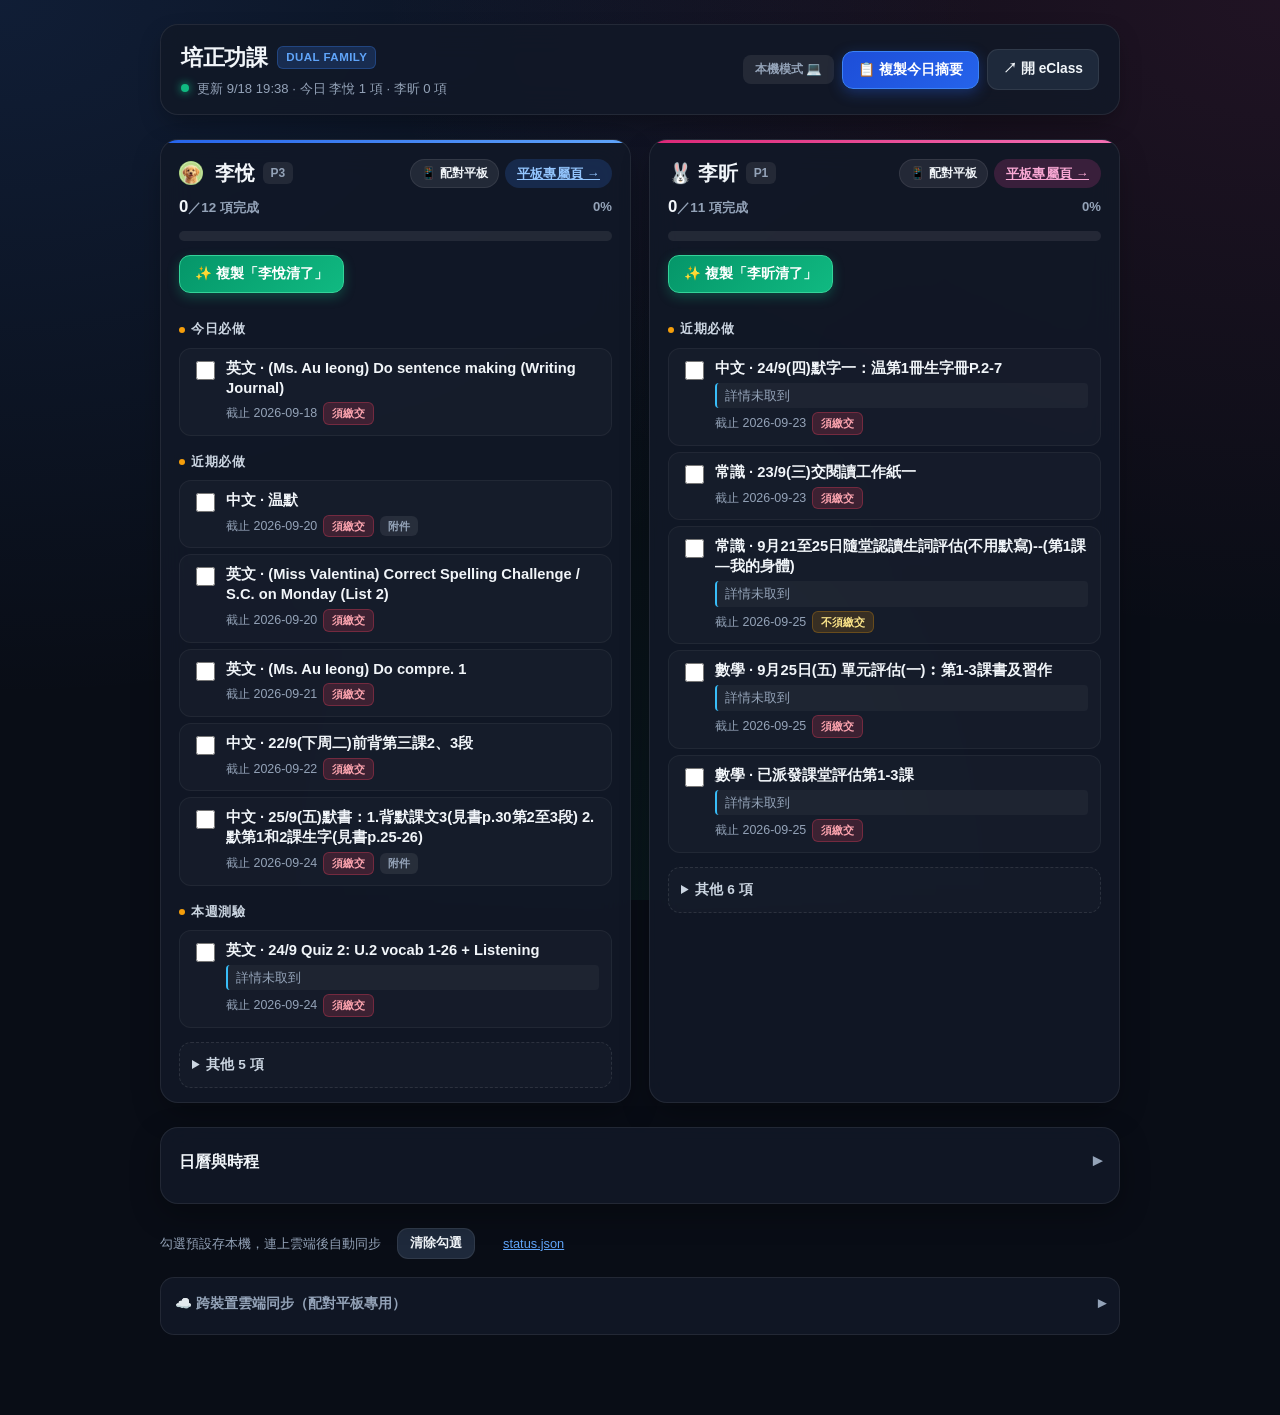
<file: index.html>
<!DOCTYPE html>
<html lang="zh-Hant">
<head>
<meta charset="utf-8" />
<meta name="viewport" content="width=device-width, initial-scale=1, viewport-fit=cover" />
<meta http-equiv="Cache-Control" content="no-cache, no-store, must-revalidate" />
<meta http-equiv="Pragma" content="no-cache" />
<meta http-equiv="Expires" content="0" />
<title>培正功課待辦看板</title>
<meta name="description" content="Checkable homework todos for Abigail (李悅) and Gloria (李昕)" />
<style>
  :root {
    --bg: #090d16;
    --card: #121927;
    --card-hover: #172133;
    --card-glass: rgba(18, 25, 39, 0.88);
    --border: rgba(255, 255, 255, 0.08);
    --border-light: rgba(255, 255, 255, 0.14);
    --text: #f1f5f9;
    --muted: #94a3b8;
    --subtle: #64748b;
    --accent: #3b82f6;
    --accent-soft: rgba(59, 130, 246, 0.15);
    --warn: #f59e0b;
    --warn-soft: rgba(245, 158, 11, 0.15);
    --ok: #10b981;
    --ok-soft: rgba(16, 185, 129, 0.15);
    --child-yue: #3b82f6;
    --child-yue-grad: linear-gradient(135deg, #2563eb, #60a5fa);
    --child-xin: #ec4899;
    --child-xin-grad: linear-gradient(135deg, #db2777, #f472b6);
    --overdue: #f43f5e;
    --upcoming: #10b981;
  }
  * { box-sizing: border-box; }
  body {
    margin: 0;
    font-family: -apple-system, BlinkMacSystemFont, "Segoe UI", Roboto, "PingFang SC", "Hiragino Sans GB", "Noto Sans TC", sans-serif;
    background-color: var(--bg);
    background-image: 
      radial-gradient(at 0% 0%, rgba(59, 130, 246, 0.14) 0px, transparent 55%),
      radial-gradient(at 100% 0%, rgba(236, 72, 153, 0.10) 0px, transparent 50%),
      radial-gradient(at 50% 100%, rgba(16, 185, 129, 0.06) 0px, transparent 50%);
    background-attachment: fixed;
    color: var(--text);
    line-height: 1.5;
    padding: 24px 16px calc(80px + env(safe-area-inset-bottom, 0px));
    -webkit-font-smoothing: antialiased;
  }
  .wrap { max-width: 960px; margin: 0 auto; }
  
  /* Topbar */
  .topbar {
    display: flex; align-items: center; justify-content: space-between;
    gap: 16px; flex-wrap: wrap; margin-bottom: 24px;
    padding: 16px 20px;
    background: var(--card-glass);
    backdrop-filter: blur(16px);
    -webkit-backdrop-filter: blur(16px);
    border: 1px solid var(--border);
    border-radius: 18px;
    box-shadow: 0 10px 25px -5px rgba(0, 0, 0, 0.35);
  }
  .topbar-brand { display: flex; flex-direction: column; gap: 4px; }
  h1 {
    font-size: 1.4rem; font-weight: 800; margin: 0;
    letter-spacing: -0.02em;
    display: flex; align-items: center; gap: 10px;
  }
  .brand-badge {
    font-size: 0.72rem; font-weight: 700;
    padding: 2px 8px; border-radius: 6px;
    background: rgba(59, 130, 246, 0.2); color: #60a5fa;
    border: 1px solid rgba(59, 130, 246, 0.3);
    text-transform: uppercase; letter-spacing: 0.04em;
  }
  .sub {
    color: var(--muted); font-size: 0.82rem; font-weight: 500;
    display: flex; align-items: center; gap: 8px; flex-wrap: wrap;
  }
  .sub .live-dot {
    display: inline-block; width: 8px; height: 8px; border-radius: 50%;
    background: var(--ok); box-shadow: 0 0 8px var(--ok);
    animation: pulse-dot 2s infinite ease-in-out;
  }
  @keyframes pulse-dot {
    0%, 100% { transform: scale(1); opacity: 1; }
    50% { transform: scale(1.35); opacity: 0.6; }
  }

  /* Buttons & Actions */
  .actions { display: flex; flex-wrap: wrap; gap: 8px; align-items: center; }
  .actions a, button {
    font-family: inherit; text-decoration: none;
    background: #1e293b; color: var(--text); padding: 9px 15px;
    border-radius: 11px; border: 1px solid var(--border);
    font-size: 0.86rem; font-weight: 600; cursor: pointer;
    display: inline-flex; align-items: center; justify-content: center; gap: 6px;
    transition: all 0.15s cubic-bezier(0.4, 0, 0.2, 1);
  }
  .actions a:hover, button:hover {
    background: #283548; border-color: var(--border-light);
    transform: translateY(-1px);
  }
  .actions a:active, button:active {
    transform: translateY(1px);
  }
  button.primary {
    background: linear-gradient(135deg, #1d4ed8, #2563eb);
    border-color: #3b82f6; color: #fff;
    box-shadow: 0 4px 14px rgba(37, 99, 235, 0.35);
  }
  button.primary:hover {
    background: linear-gradient(135deg, #2563eb, #3b82f6);
    box-shadow: 0 6px 18px rgba(37, 99, 235, 0.45);
  }
  button.ok {
    background: linear-gradient(135deg, #059669, #10b981);
    border-color: #34d399; color: #fff;
    box-shadow: 0 4px 12px rgba(16, 185, 129, 0.3);
  }
  button.ok:hover {
    background: linear-gradient(135deg, #10b981, #34d399);
  }
  .child-link {
    font-weight: 700; font-size: 0.8rem; padding: 5px 12px; border-radius: 99px;
    letter-spacing: 0.02em; transition: all 0.2s;
  }
  .child-link.yue {
    background: rgba(59, 130, 246, 0.18); border-color: rgba(59, 130, 246, 0.4);
    color: #93c5fd;
  }
  .child-link.yue:hover {
    background: rgba(59, 130, 246, 0.32); color: #fff;
  }
  .child-link.xin {
    background: rgba(236, 72, 153, 0.18); border-color: rgba(236, 72, 153, 0.4);
    color: #f9a8d4;
  }
  .child-link.xin:hover {
    background: rgba(236, 72, 153, 0.32); color: #fff;
  }

  /* Grid and Child Cards */
  .grid { display: grid; gap: 18px; margin-bottom: 22px; }
  @media (min-width: 800px) { .grid { grid-template-columns: 1fr 1fr; } }
  .card {
    background: var(--card-glass);
    backdrop-filter: blur(16px);
    -webkit-backdrop-filter: blur(16px);
    border: 1px solid var(--border);
    border-radius: 18px;
    padding: 18px 18px 14px;
    box-shadow: 0 12px 32px -6px rgba(0, 0, 0, 0.35);
    display: flex; flex-direction: column;
    position: relative; overflow: hidden;
    transition: border-color 0.2s, box-shadow 0.2s;
  }
  .card:hover {
    border-color: var(--border-light);
    box-shadow: 0 16px 40px -6px rgba(0, 0, 0, 0.45);
  }
  .card[data-child-id="li-yue"]::before {
    content: ""; position: absolute; top: 0; left: 0; right: 0; height: 3px;
    background: var(--child-yue-grad);
  }
  .card[data-child-id="li-xin"]::before {
    content: ""; position: absolute; top: 0; left: 0; right: 0; height: 3px;
    background: var(--child-xin-grad);
  }
  .card-head {
    display: flex; align-items: center; justify-content: space-between;
    gap: 10px; flex-wrap: wrap; margin-bottom: 6px;
  }
  .card-head h2 {
    margin: 0; font-size: 1.25rem; font-weight: 800; letter-spacing: -0.01em;
    display: flex; align-items: center; gap: 8px;
  }
  .meta {
    color: var(--muted); font-size: 0.84rem; font-weight: 600;
    display: flex; align-items: center; justify-content: space-between; margin-bottom: 8px;
  }
  .doneCount { color: var(--text); font-weight: 800; font-size: 1.05rem; }

  .progress {
    height: 10px; background: rgba(255, 255, 255, 0.08); border-radius: 99px;
    overflow: hidden; margin: 4px 0 14px; position: relative;
  }
  .progress > i {
    display: block; height: 100%; border-radius: 99px;
    width: 0%; transition: width 0.4s cubic-bezier(0.4, 0, 0.2, 1);
    background: linear-gradient(90deg, #10b981, #34d399);
  }
  .card[data-child-id="li-yue"] .progress > i {
    background: linear-gradient(90deg, #2563eb, #38bdf8);
  }
  .card[data-child-id="li-xin"] .progress > i {
    background: linear-gradient(90deg, #db2777, #f472b6);
  }

  /* Section Groups & Items */
  h3 {
    margin: 16px 0 8px; font-size: 0.84rem; font-weight: 700;
    letter-spacing: 0.04em; text-transform: uppercase;
    color: #cbd5e1; display: flex; align-items: center; gap: 6px;
  }
  h3::before {
    content: ""; width: 6px; height: 6px; border-radius: 50%;
    background: var(--warn); display: inline-block;
  }
  ul { list-style: none; padding: 0; margin: 0; display: flex; flex-direction: column; gap: 6px; }
  li {
    background: rgba(255, 255, 255, 0.025);
    border: 1px solid rgba(255, 255, 255, 0.05);
    border-radius: 12px; padding: 10px 12px;
    display: grid; grid-template-columns: 24px 1fr; gap: 10px; align-items: start;
    transition: all 0.2s cubic-bezier(0.4, 0, 0.2, 1);
  }
  li:hover {
    background: rgba(255, 255, 255, 0.05);
    border-color: rgba(255, 255, 255, 0.1);
    transform: translateX(2px);
  }
  li.done {
    background: rgba(255, 255, 255, 0.01);
    border-color: transparent;
    opacity: 0.62;
  }
  li.done .title { text-decoration: line-through; color: var(--muted); }
  li.highlight {
    background: rgba(59, 130, 246, 0.16);
    border-color: rgba(59, 130, 246, 0.5);
    box-shadow: 0 0 16px rgba(59, 130, 246, 0.25);
  }
  input[type=checkbox] {
    width: 19px; height: 19px; cursor: pointer;
    accent-color: var(--ok); border-radius: 6px;
    margin-top: 2px; flex-shrink: 0;
  }
  .title {
    font-weight: 700; font-size: 0.92rem; color: var(--text);
    line-height: 1.35; word-break: break-word;
  }
  .item-detail {
    font-size: 0.8rem;
    font-weight: 500;
    color: #94a3b8;
    margin-top: 4px;
    background: rgba(255, 255, 255, 0.04);
    border-left: 2px solid #38bdf8;
    padding: 4px 8px;
    border-radius: 4px;
    line-height: 1.4;
    word-break: break-word;
  }
  .row {
    color: var(--muted); font-size: 0.78rem; font-weight: 500;
    display: flex; flex-wrap: wrap; gap: 6px; margin-top: 4px; align-items: center;
  }
  .pill {
    font-size: 11px; font-weight: 600; padding: 2px 8px; border-radius: 6px;
    background: rgba(255, 255, 255, 0.08); color: var(--muted);
  }
  .pill.must {
    background: rgba(244, 63, 94, 0.18); color: #fda4af;
    border: 1px solid rgba(244, 63, 94, 0.3);
  }
  .pill.nosubmit {
    background: rgba(245, 158, 11, 0.16); color: #fde68a;
    border: 1px solid rgba(245, 158, 11, 0.25);
  }
  details.more {
    margin-top: 14px; color: var(--muted); font-size: 0.85rem;
    background: rgba(255, 255, 255, 0.02); border-radius: 12px;
    border: 1px dashed rgba(255, 255, 255, 0.1); padding: 8px 12px;
  }
  details.more summary {
    cursor: pointer; padding: 4px 0; font-weight: 700; color: #cbd5e1;
  }
  details.more ul { margin-top: 8px; }

  /* Time-Fold: Tabs & View Panels */
  .time-fold {
    margin-top: 24px; background: var(--card-glass);
    backdrop-filter: blur(16px);
    -webkit-backdrop-filter: blur(16px);
    border: 1px solid var(--border);
    border-radius: 18px; padding: 6px 18px 18px;
    box-shadow: 0 10px 30px rgba(0, 0, 0, 0.3);
  }
  .time-fold > summary {
    cursor: pointer; list-style: none; padding: 14px 0 10px;
    color: var(--text); font-size: 1rem; font-weight: 700;
    display: flex; align-items: center; justify-content: space-between;
  }
  .time-fold > summary::-webkit-details-marker { display: none; }
  .time-fold > summary::after {
    content: "▾"; font-size: 1.1rem; color: var(--muted);
    transition: transform 0.2s;
  }
  .time-fold:not([open]) > summary::after { transform: rotate(-90deg); }
  .time-fold .view-tabs { margin-top: 6px; }

  .view-tabs {
    display: inline-flex; background: rgba(0, 0, 0, 0.25);
    padding: 4px; border-radius: 12px; border: 1px solid var(--border);
    gap: 4px; margin-bottom: 16px; width: 100%;
  }
  .view-tabs button {
    flex: 1; padding: 8px 16px; border-radius: 9px;
    background: transparent; border: none; color: var(--muted);
    font-weight: 600; font-size: 0.88rem; cursor: pointer;
    transition: all 0.15s ease;
  }
  .view-tabs button.active {
    background: #2563eb; color: #fff; font-weight: 700;
    box-shadow: 0 2px 8px rgba(37, 99, 235, 0.35);
  }
  .view-panel { display: none; margin-bottom: 16px; }
  .view-panel.active { display: block; }
  .legend {
    display: flex; flex-wrap: wrap; gap: 12px 18px; font-size: 0.8rem;
    color: var(--muted); margin-bottom: 14px; align-items: center;
  }
  .legend span { display: inline-flex; align-items: center; gap: 6px; }
  .legend i {
    display: inline-block; width: 10px; height: 10px; border-radius: 50%;
  }
  .legend .dot-yue { background: var(--child-yue); }
  .legend .dot-xin { background: var(--child-xin); }
  .legend .dot-overdue { background: var(--overdue); border-radius: 2px; width: 12px; height: 8px; }
  .legend .dot-upcoming { background: var(--upcoming); border-radius: 2px; width: 12px; height: 8px; }

  /* Calendar */
  .cal-header {
    display: flex; align-items: center; justify-content: space-between;
    margin-bottom: 12px; gap: 8px;
  }
  .cal-header h2 { margin: 0; font-size: 1.05rem; font-weight: 800; }
  .cal-nav { display: flex; gap: 6px; }
  .cal-nav button {
    padding: 6px 12px; font-size: 0.82rem; font-weight: 600;
    border-radius: 8px; background: rgba(255, 255, 255, 0.05);
  }
  .cal-weekdays {
    display: grid; grid-template-columns: repeat(7, 1fr); gap: 4px;
    font-size: 0.74rem; font-weight: 700; color: var(--muted);
    text-align: center; margin-bottom: 6px;
  }
  .cal-grid {
    display: grid; grid-template-columns: repeat(7, 1fr); gap: 4px;
  }
  .cal-day {
    min-height: 56px; padding: 5px 3px; border-radius: 10px;
    border: 1px solid transparent; background: rgba(255, 255, 255, 0.025);
    cursor: pointer; display: flex; flex-direction: column; align-items: stretch;
    font-size: 0.8rem; transition: border-color .15s, background .15s;
  }
  .cal-day:hover { border-color: var(--border-light); background: rgba(255, 255, 255, 0.07); }
  .cal-day.other-month { opacity: .28; pointer-events: none; }
  .cal-day.today {
    border-color: var(--accent); background: rgba(59, 130, 246, 0.12);
    box-shadow: 0 0 0 1px var(--accent);
  }
  .cal-day.selected { background: rgba(59, 130, 246, 0.25); border-color: #60a5fa; }
  .cal-day.overdue-day { background: rgba(244, 63, 94, 0.1); }
  .cal-day-num { font-weight: 700; text-align: center; line-height: 1.2; }
  .cal-dots {
    display: flex; flex-wrap: wrap; gap: 3px; justify-content: center;
    margin-top: 4px; flex: 1; align-content: flex-start;
  }
  .cal-dot {
    width: 6px; height: 6px; border-radius: 50%; flex-shrink: 0;
  }
  .cal-dot.yue { background: var(--child-yue); }
  .cal-dot.xin { background: var(--child-xin); }
  .cal-dot.overdue { box-shadow: 0 0 0 1px var(--overdue); }
  .cal-day-detail {
    margin-top: 14px; padding: 12px 14px; border-radius: 12px;
    background: rgba(0, 0, 0, 0.2); border: 1px solid var(--border);
    font-size: 0.85rem;
  }
  .cal-day-detail h3 { margin: 0 0 8px; font-size: 0.85rem; color: var(--text); }
  .cal-day-detail h3::before { display: none; }
  .cal-day-detail ul { margin: 0; }
  .cal-day-detail li {
    display: block; border: 0; padding: 6px 0; grid-template-columns: 1fr;
    border-bottom: 1px solid var(--border); border-radius: 0; background: transparent;
  }
  .cal-day-detail li:last-child { border-bottom: 0; }
  .cal-item-row { display: flex; align-items: center; gap: 8px; flex-wrap: wrap; }
  .cal-item-badge {
    font-size: 10px; padding: 2px 7px; border-radius: 5px; font-weight: 700;
  }
  .cal-item-badge.yue { background: rgba(59, 130, 246, 0.22); color: #93c5fd; }
  .cal-item-badge.xin { background: rgba(236, 72, 153, 0.22); color: #f9a8d4; }
  .cal-item-badge.overdue { background: rgba(244, 63, 94, 0.22); color: #fda4af; }

  /* Gantt */
  .gantt-wrap { overflow-x: auto; -webkit-overflow-scrolling: touch; padding-top: 4px; }
  .gantt { min-width: 480px; position: relative; padding-bottom: 8px; }
  .gantt-body { margin-left: 112px; position: relative; }
  .gantt-axis {
    display: flex; border-bottom: 1px solid var(--border);
    margin-bottom: 8px; position: relative; height: 28px;
  }
  .gantt-axis-cell {
    flex: 1; min-width: 36px; text-align: center; font-size: 0.68rem; font-family: ui-monospace, "SF Mono", monospace;
    color: var(--muted); padding-top: 4px; border-left: 1px solid rgba(255, 255, 255, 0.05);
  }
  .gantt-axis-cell:first-child { border-left: 0; }
  .gantt-today-line {
    position: absolute; top: 0; bottom: 0; width: 2px;
    background: #38bdf8; z-index: 2; pointer-events: none;
    box-shadow: 0 0 8px rgba(56, 189, 248, 0.6);
  }
  .gantt-today-label {
    position: absolute; top: -3px; font-size: 0.65rem; color: #38bdf8;
    transform: translateX(-50%); white-space: nowrap; font-weight: 700;
    background: rgba(15, 23, 42, 0.9); padding: 1px 4px; border-radius: 4px;
    border: 1px solid rgba(56, 189, 248, 0.4);
  }
  .gantt-group { margin-bottom: 14px; }
  .gantt-group-title {
    font-size: 0.85rem; font-weight: 700; margin-bottom: 6px;
    padding-left: 4px;
  }
  .gantt-group-title.yue { color: #60a5fa; }
  .gantt-group-title.xin { color: #f472b6; }
  .gantt-row {
    display: grid; grid-template-columns: 112px 1fr;
    align-items: center; min-height: 30px; margin-bottom: 5px;
  }
  .gantt-label {
    font-size: 0.74rem; font-weight: 600; color: var(--muted); padding-right: 8px;
    overflow: hidden; text-overflow: ellipsis; white-space: nowrap;
    line-height: 1.25;
  }
  .gantt-track {
    position: relative; height: 22px; background: rgba(0, 0, 0, 0.3);
    border-radius: 6px; overflow: visible;
  }
  .gantt-bar {
    position: absolute; top: 3px; height: 16px; border-radius: 5px;
    min-width: 6px; transition: opacity .2s;
    box-shadow: 0 2px 6px rgba(0, 0, 0, 0.25);
  }
  .gantt-bar.yue { background: var(--child-yue-grad); }
  .gantt-bar.xin { background: var(--child-xin-grad); }
  .gantt-bar.overdue { background: var(--overdue); opacity: .9; }
  .gantt-bar.done { opacity: .25; }
  .gantt-empty { color: var(--muted); font-size: 0.85rem; padding: 8px 0; }

  /* Footer & Sync Fold */
  footer {
    margin-top: 24px; color: var(--muted); font-size: 0.8rem;
    display: flex; flex-wrap: wrap; gap: 10px 16px; align-items: center;
  }
  footer a, footer button { font-size: 0.8rem; padding: 6px 12px; }
  .sync-fold {
    width: 100%; background: var(--card-glass);
    backdrop-filter: blur(16px);
    border: 1px solid var(--border);
    border-radius: 14px; padding: 4px 14px 12px; margin-top: 8px;
  }
  .sync-fold > summary {
    cursor: pointer; padding: 10px 0 6px; font-weight: 700;
    color: var(--muted); font-size: 0.86rem; list-style: none;
    display: flex; align-items: center; justify-content: space-between;
  }
  .sync-fold > summary::-webkit-details-marker { display: none; }
  .sync-fold > summary::after { content: "▾"; font-size: 1rem; color: var(--muted); }
  .sync-fold:not([open]) > summary::after { transform: rotate(-90deg); }
  .sync-panel { font-size: 0.82rem; }
  .sync-header { display: flex; align-items: center; justify-content: space-between; gap: 8px; }
  .sync-state {
    padding: 3px 10px; border-radius: 99px; background: #1e293b;
    color: var(--muted); font-size: 0.74rem; font-weight: 700; white-space: nowrap;
  }
  .sync-state.connected { background: rgba(16, 185, 129, 0.2); color: #34d399; }
  .sync-state.local { background: rgba(255, 255, 255, 0.08); color: var(--muted); }
  .sync-state.connecting { background: rgba(245, 158, 11, 0.2); color: #fbbf24; }
  .sync-state.offline { background: rgba(244, 63, 94, 0.2); color: #f87171; }
  .sync-copy, .sync-message { color: var(--muted); font-size: 0.78rem; margin-top: 6px; }
  .sync-controls { display: flex; flex-wrap: wrap; gap: 8px; margin-top: 10px; align-items: center; }
  .sync-controls label { color: var(--muted); font-size: 0.78rem; font-weight: 600; }
  .sync-controls input {
    background: rgba(0, 0, 0, 0.3); border: 1px solid var(--border);
    color: var(--text); border-radius: 9px; padding: 8px 12px;
    font-size: 0.82rem; min-width: 220px; font-family: ui-monospace, monospace;
  }
  .sync-controls input:focus { outline: none; border-color: var(--accent); }
  .sync-controls button { padding: 8px 12px; font-size: 0.78rem; }
  .sync-pairing-section { margin-top: 16px; border-top: 1px dashed var(--border); padding-top: 14px; }
  .sync-child-card {
    background: rgba(255, 255, 255, 0.03); border: 1px solid var(--border);
    border-radius: 12px; padding: 12px;
  }
  .sync-child-actions button { padding: 6px 12px; font-size: 0.78rem; border-radius: 8px; }
  .sync-qr-container svg { display: block; margin: 0 auto; max-width: 100%; height: auto; border-radius: 8px; }

  .toast {
    position: fixed; left: 50%; bottom: 28px; transform: translateX(-50%);
    background: rgba(16, 185, 129, 0.95); color: #ffffff;
    box-shadow: 0 10px 25px rgba(0, 0, 0, 0.4);
    backdrop-filter: blur(8px);
    border: 1px solid rgba(255, 255, 255, 0.2);
    font-weight: 700; font-size: 0.9rem;
    padding: 11px 18px; border-radius: 12px; display: none; z-index: 99;
  }
  a { color: #60a5fa; }
  @media (max-width: 640px) {
    body { padding: 16px 12px calc(80px + env(safe-area-inset-bottom, 0px)); }
    .topbar { padding: 14px 16px; gap: 12px; }
    h1 { font-size: 1.22rem; }
    .actions { width: 100%; }
    .actions button, .actions a { flex: 1; min-height: 42px; text-align: center; }
    .sync-controls input { min-width: 0; width: 100%; }
    .cal-nav button { min-height: 38px; min-width: 38px; }
  }
</style>
</head>
<body>
  <div class="wrap">
    <header class="topbar">
      <div class="topbar-brand">
        <h1>培正功課 <span class="brand-badge">Dual Family</span></h1>
        <div id="updated" class="sub"><span class="live-dot"></span><span id="updated-text">載入中…</span></div>
      </div>
      <div class="actions">
        <button type="button" class="sync-state local" data-sync-state-badge id="topSyncBadge" style="cursor:pointer; font-size:0.78rem; font-weight:700; padding:6px 12px; border-radius:8px; border:none;" onclick="var d=document.getElementById('syncFold');if(d){d.open=true;d.scrollIntoView({behavior:'smooth'});}" title="點擊展開家庭配對設定">本機模式 💻</button>
        <button class="primary" id="btnCopyAll">📋 複製今日摘要</button>
        <a href="https://eclass.puiching.edu.mo/templates/" target="_blank" rel="noopener">↗ 開 eClass</a>
      </div>
    </header>

    <div id="app" class="grid"><div class="card">載入中…</div></div>

    <details class="time-fold">
      <summary>日曆與時程</summary>
      <div class="view-tabs" role="tablist">
        <button type="button" class="active" data-tab="calendar" role="tab" aria-selected="true">日曆</button>
        <button type="button" data-tab="gantt" role="tab" aria-selected="false">時程</button>
      </div>
      <div id="panel-calendar" class="view-panel active" role="tabpanel">
        <div id="calendar-root"><div class="sub">載入中…</div></div>
      </div>
      <div id="panel-gantt" class="view-panel" role="tabpanel">
        <div id="gantt-root"><div class="sub">載入中…</div></div>
      </div>
    </details>

    <footer>
      <span id="store-hint">勾選預設存本機，連上雲端後自動同步</span>
      <button id="btnReset" type="button">清除勾選</button>
      <a href="status.json">status.json</a>
      <details class="sync-fold" id="syncFold">
        <summary>☁️ 跨裝置雲端同步（配對平板專用）</summary>
        <div id="sync-panel" class="sync-panel" data-sync-role="parent"></div>
      </details>
    </footer>
  </div>
  <div class="toast" id="toast"></div>

  <div id="qrModal" class="qr-modal" style="display:none; position:fixed; inset:0; z-index:999; background:rgba(0,0,0,0.75); backdrop-filter:blur(6px); align-items:center; justify-content:center; padding:16px;">
    <div class="qr-modal-content" style="background:#1e293b; border:1px solid #334155; border-radius:16px; max-width:400px; width:100%; padding:20px; box-shadow:0 20px 40px rgba(0,0,0,0.5); text-align:center; color:#f8fafc; position:relative;">
      <button type="button" id="qrModalClose" style="position:absolute; right:14px; top:14px; background:rgba(255,255,255,0.1); border:none; color:#cbd5e1; border-radius:50%; width:28px; height:28px; font-size:16px; cursor:pointer; line-height:1;">✕</button>
      <div id="qrModalTitle" style="font-size:1.1rem; font-weight:800; margin-bottom:4px;">🐶 李悅平板配對</div>
      <div style="font-size:0.8rem; color:#94a3b8; margin-bottom:12px;">用平板相機掃描下方 QR Code 即可一鍵配對</div>
      <div id="qrModalBox" style="background:#ffffff; border-radius:12px; padding:12px; display:inline-block; margin-bottom:12px; box-shadow:0 4px 12px rgba(0,0,0,0.15); min-width:180px; min-height:180px;"></div>
      
      <div style="background:rgba(15,23,42,0.6); border:1px solid #334155; border-radius:10px; padding:10px; margin-bottom:14px; text-align:left;">
        <div style="display:flex; justify-content:space-between; align-items:center; margin-bottom:4px;">
          <span style="font-size:0.75rem; color:#93c5fd; font-weight:700;">🔑 家庭同步碼（平板手動輸入用）</span>
          <button type="button" id="qrModalCopyCode" style="background:rgba(59,130,246,0.2); border:1px solid #3b82f6; color:#93c5fd; font-size:0.7rem; padding:2px 8px; border-radius:6px; cursor:pointer;">複製代碼</button>
        </div>
        <div id="qrModalCode" style="font-family:monospace; font-size:1rem; font-weight:800; letter-spacing:1px; color:#38bdf8; text-align:center; padding:4px 0;"></div>
      </div>

      <div id="qrModalUrl" style="font-size:0.72rem; color:#94a3b8; word-break:break-all; background:rgba(0,0,0,0.3); padding:8px 10px; border-radius:8px; margin-bottom:14px; border:1px solid #334155; text-align:left;"></div>
      <div style="display:flex; gap:8px;">
        <button type="button" id="qrModalCopy" class="primary" style="flex:1; padding:10px; font-weight:700; cursor:pointer; border-radius:10px;">📋 複製配對網址</button>
        <button type="button" id="qrModalOpen" style="flex:1; padding:10px; font-weight:700; cursor:pointer; border-radius:10px; background:rgba(255,255,255,0.08); border:1px solid #475569; color:#f8fafc;">在新分頁開啟 ↗</button>
      </div>
    </div>
  </div>
<script src="sync-config.js?v=20260917-07"></script>
<script src="assets/qrcode.min.js?v=20260917-07"></script>
<script src="sync.js?v=20260917-07"></script>
<script>
const STORE_KEY = 'puiching-eclass-todos-v1';
const POINTS_KEY = 'puiching-eclass-points-v1';
const TZ = 'Asia/Macau';
const CHILD_COLORS = { 'li-yue': 'yue', 'li-xin': 'xin' };

function loadStore() {
  try { return JSON.parse(localStorage.getItem(STORE_KEY) || '{}'); } catch { return {}; }
}
function saveStore(s) {
  try { localStorage.setItem(STORE_KEY, JSON.stringify(s)); } catch {}
  try { window.PuichingSync && window.PuichingSync.replaceTodos(s); } catch {}
}
function loadPoints() {
  try { return JSON.parse(localStorage.getItem(POINTS_KEY) || '{}'); } catch { return {}; }
}
function savePoints(p) {
  try { localStorage.setItem(POINTS_KEY, JSON.stringify(p)); } catch {}
  try { window.PuichingSync && window.PuichingSync.replacePoints(p); } catch {}
}
function itemKey(childId, section, it) {
  return [childId, section, it.due || '', it.subject || '', it.title || ''].join('|');
}
function toast(msg) {
  const t = document.getElementById('toast');
  t.textContent = msg; t.style.display = 'block';
  setTimeout(() => t.style.display = 'none', 2200);
}

function escapeHtml(str) {
  if (str == null) return '';
  return String(str)
    .replace(/&/g, '&amp;')
    .replace(/</g, '&lt;')
    .replace(/>/g, '&gt;')
    .replace(/"/g, '&quot;')
    .replace(/'/g, '&#39;');
}

async function copyText(text) {
  try {
    if (navigator.clipboard && navigator.clipboard.writeText) {
      await navigator.clipboard.writeText(text);
      return true;
    }
  } catch (err) {}
  try {
    const ta = document.createElement('textarea');
    ta.value = text;
    ta.setAttribute('readonly', '');
    ta.style.position = 'fixed';
    ta.style.opacity = '0';
    ta.style.left = '-9999px';
    document.body.appendChild(ta);
    ta.select();
    try { ta.setSelectionRange(0, 99999); } catch (e) {}
    const ok = document.execCommand('copy');
    document.body.removeChild(ta);
    return ok;
  } catch (err) {
    return false;
  }
}

function todayMacau() {
  return new Intl.DateTimeFormat('en-CA', { timeZone: TZ }).format(new Date());
}

function formatUpdated(iso) {
  if (!iso) return '尚未更新';
  try {
    const d = new Date(iso);
    const date = new Intl.DateTimeFormat('zh-Hant', {
      timeZone: TZ, month: 'numeric', day: 'numeric', hour: '2-digit', minute: '2-digit', hour12: false
    }).format(d);
    return '更新 ' + date;
  } catch {
    return '更新 ' + iso;
  }
}

function parseYmd(s) {
  if (!s) return null;
  const [y, m, d] = s.split('-').map(Number);
  if (!y || !m || !d) return null;
  return { y, m, d, iso: s };
}

function cmpYmd(a, b) {
  if (!a || !b) return 0;
  if (a.iso !== b.iso) return a.iso < b.iso ? -1 : 1;
  return 0;
}

function addDays(ymd, n) {
  const dt = new Date(Date.UTC(ymd.y, ymd.m - 1, ymd.d + n));
  const iso = dt.toISOString().slice(0, 10);
  const [y, m, d] = iso.split('-').map(Number);
  return { y, m, d, iso };
}

function daysBetween(a, b) {
  const t0 = Date.UTC(a.y, a.m - 1, a.d);
  const t1 = Date.UTC(b.y, b.m - 1, b.d);
  return Math.round((t1 - t0) / 86400000);
}

function shortTitle(it) {
  const t = it.title || '';
  return t.length > 22 ? t.slice(0, 20) + '…' : t;
}

function sectionItems(child) {
  return [
    ['due_today', '今日必做', child.due_today || []],
    ['due_soon', '近期必做', child.due_soon || []],
    ['tests_this_week', '本週測驗', child.tests_this_week || []],
    ['other', '其他', child.other || []]
  ];
}

function collectAllItems(data) {
  const out = [];
  for (const child of data.children || []) {
    for (const [sec, secLabel, items] of sectionItems(child)) {
      for (const it of items) {
        if (!it.due) continue;
        out.push({
          child, section: sec, sectionLabel: secLabel, item: it,
          key: itemKey(child.id, sec, it),
          due: parseYmd(it.due),
          childClass: CHILD_COLORS[child.id] || 'yue'
        });
      }
    }
  }
  return out;
}

function itemsByDate(allItems) {
  const map = {};
  for (const row of allItems) {
    const d = row.item.due;
    if (!map[d]) map[d] = [];
    map[d].push(row);
  }
  return map;
}

function renderItem(childId, section, it, store, onToggle) {
  const key = itemKey(childId, section, it);
  const done = !!store[key];
  const li = document.createElement('li');
  li.dataset.itemKey = key;
  li.dataset.due = it.due || '';
  li.dataset.childId = childId;
  if (done) li.classList.add('done');
  const must = it.submit_required === false
    ? '<span class="pill nosubmit">不須繳交</span>'
    : (it.submit_required ? '<span class="pill must">須繳交</span>' : '');
  li.innerHTML = `
    <input type="checkbox" ${done ? 'checked' : ''} aria-label="完成" />
    <div>
      <div class="title">${escapeHtml(it.subject)} · ${escapeHtml(it.title)}</div>
      ${it.detail ? `<div class="item-detail">${escapeHtml(it.detail)}</div>` : ''}
      <div class="row"><span>截止 ${escapeHtml(it.due || '—')}</span>${must}${it.note ? `<span class="pill">${escapeHtml(it.note)}</span>` : ''}</div>
    </div>`;
  li.querySelector('input').addEventListener('change', (e) => onToggle(key, e.target.checked, li));
  return { li, key, done };
}

function childProgress(child, store) {
  let total = 0, done = 0;
  for (const [sec, , items] of sectionItems(child)) {
    for (const it of items) {
      total++;
      if (store[itemKey(child.id, sec, it)]) done++;
    }
  }
  return { total, done };
}

function isChildCleared(child, store) {
  const must = [...(child.due_today || []), ...(child.due_soon || [])];
  if (!must.length) return [...(child.tests_this_week || [])].every(it => store[itemKey(child.id, 'tests_this_week', it)]);
  return must.every(it => {
    const sec = (child.due_today || []).includes(it) ? 'due_today' : 'due_soon';
    return store[itemKey(child.id, sec, it)];
  });
}

function highlightItemsForDate(iso) {
  document.querySelectorAll('li.highlight').forEach(el => el.classList.remove('highlight'));
  if (!iso) return;
  const matches = document.querySelectorAll(`li[data-due="${iso}"]`);
  if (!matches.length) return;
  matches.forEach(el => el.classList.add('highlight'));
  matches[0].scrollIntoView({ behavior: 'smooth', block: 'center' });
}

let calState = { year: 0, month: 0, selected: null };

function renderCalendar(data, store) {
  const root = document.getElementById('calendar-root');
  const today = parseYmd(todayMacau());
  const allItems = collectAllItems(data);
  const byDate = itemsByDate(allItems);

  if (!calState.year) {
    calState.year = today.y;
    calState.month = today.m;
  }

  const firstOfMonth = { y: calState.year, m: calState.month, d: 1, iso: '' };
  firstOfMonth.iso = `${calState.year}-${String(calState.month).padStart(2,'0')}-01`;
  const startWeekday = new Date(Date.UTC(calState.year, calState.month - 1, 1)).getUTCDay();
  const daysInMonth = new Date(Date.UTC(calState.year, calState.month, 0)).getUTCDate();

  const monthLabel = new Intl.DateTimeFormat('zh-Hant', {
    timeZone: TZ, year: 'numeric', month: 'long'
  }).format(new Date(Date.UTC(calState.year, calState.month - 1, 15)));

  let html = `
    <div class="legend">
      <span><i class="dot-yue"></i>李悅</span>
      <span><i class="dot-xin"></i>李昕</span>
    </div>
    <div class="cal-header">
      <h2>${monthLabel}</h2>
      <div class="cal-nav">
        <button type="button" id="calPrev" aria-label="上月">‹</button>
        <button type="button" id="calToday" aria-label="本月">今日</button>
        <button type="button" id="calNext" aria-label="下月">›</button>
      </div>
    </div>
    <div class="cal-weekdays">
      <span>日</span><span>一</span><span>二</span><span>三</span>
      <span>四</span><span>五</span><span>六</span>
    </div>
    <div class="cal-grid">`;

  const gridStart = addDays(firstOfMonth, -startWeekday);
  for (let i = 0; i < 42; i++) {
    const cell = addDays(gridStart, i);
    const inMonth = cell.m === calState.month && cell.y === calState.year;
    const dayItems = byDate[cell.iso] || [];
    const isToday = cell.iso === today.iso;
    const isOverdue = cmpYmd(cell, today) < 0 && dayItems.length;
    const isSelected = calState.selected === cell.iso;
    const classes = ['cal-day'];
    if (!inMonth) classes.push('other-month');
    if (isToday) classes.push('today');
    if (isSelected) classes.push('selected');
    if (isOverdue) classes.push('overdue-day');

    const dots = dayItems.map(row => {
      const overdue = cmpYmd(row.due, today) < 0 && !store[row.key];
      return `<span class="cal-dot ${row.childClass}${overdue ? ' overdue' : ''}" title="${row.child.zh}"></span>`;
    }).join('');

    html += `<button type="button" class="${classes.join(' ')}" data-date="${cell.iso}" ${inMonth ? '' : 'tabindex="-1"'}>
      <span class="cal-day-num">${cell.d}</span>
      <span class="cal-dots">${dots}</span>
    </button>`;
  }
  html += '</div>';

  if (calState.selected && byDate[calState.selected]) {
    const selItems = byDate[calState.selected];
    const selOverdue = cmpYmd(parseYmd(calState.selected), today) < 0;
    html += `<div class="cal-day-detail">
      <h3>${calState.selected}${selOverdue ? ' <span class="cal-item-badge overdue">已逾期</span>' : ''}</h3>
      <ul>`;
    for (const row of selItems) {
      const done = !!store[row.key];
      const overdue = cmpYmd(row.due, today) < 0 && !done;
      html += `<li>
        <div class="cal-item-row">
          <span class="cal-item-badge ${row.childClass}">${row.child.zh}</span>
          ${overdue ? '<span class="cal-item-badge overdue">逾期</span>' : ''}
          ${done ? '<span class="pill">已完成</span>' : ''}
        </div>
        <div class="title" style="font-size:.85rem;margin-top:2px">${escapeHtml(row.item.subject)} · ${escapeHtml(row.item.title)}</div>
        <div class="row"><span>${escapeHtml(row.sectionLabel)}</span></div>
      </li>`;
    }
    html += '</ul><button type="button" class="primary" id="calJumpList" style="margin-top:8px">跳至待辦清單</button></div>';
  } else if (calState.selected) {
    html += `<div class="cal-day-detail"><div class="sub">此日無功課項目</div></div>`;
  }

  root.innerHTML = html;

  root.querySelector('#calPrev')?.addEventListener('click', () => {
    calState.month--;
    if (calState.month < 1) { calState.month = 12; calState.year--; }
    renderCalendar(data, loadStore());
  });
  root.querySelector('#calNext')?.addEventListener('click', () => {
    calState.month++;
    if (calState.month > 12) { calState.month = 1; calState.year++; }
    renderCalendar(data, loadStore());
  });
  root.querySelector('#calToday')?.addEventListener('click', () => {
    calState.year = today.y;
    calState.month = today.m;
    calState.selected = today.iso;
    renderCalendar(data, loadStore());
    highlightItemsForDate(today.iso);
  });
  root.querySelectorAll('.cal-day:not(.other-month)').forEach(btn => {
    btn.addEventListener('click', () => {
      calState.selected = btn.dataset.date;
      renderCalendar(data, loadStore());
      highlightItemsForDate(calState.selected);
    });
  });
  root.querySelector('#calJumpList')?.addEventListener('click', () => {
    highlightItemsForDate(calState.selected);
  });
}

function renderGantt(data, store) {
  const root = document.getElementById('gantt-root');
  const today = parseYmd(todayMacau());
  const allItems = collectAllItems(data)
    .filter(row => row.due && daysBetween(today, row.due) <= 120)
    .sort((a, b) => cmpYmd(a.due, b.due) || a.child.zh.localeCompare(b.child.zh, 'zh-Hant'));

  if (!allItems.length) {
    root.innerHTML = '<div class="gantt-empty">暫無可顯示的截止日期</div>';
    return;
  }

  let rangeStart = today;
  let rangeEnd = today;
  for (const row of allItems) {
    if (cmpYmd(row.due, rangeEnd) > 0) rangeEnd = row.due;
    if (cmpYmd(row.due, rangeStart) < 0) rangeStart = row.due;
  }
  const spanDays = Math.max(daysBetween(rangeStart, rangeEnd), 7);
  const totalDays = spanDays + 1;

  const axisCells = [];
  for (let i = 0; i <= spanDays; i++) {
    const d = addDays(rangeStart, i);
    axisCells.push(`<div class="gantt-axis-cell">${d.m}/${d.d}</div>`);
  }

  const todayOffset = Math.max(0, Math.min(spanDays, daysBetween(rangeStart, today)));
  const todayPct = (todayOffset / spanDays) * 100;

  let groupsHtml = '';
  for (const child of data.children || []) {
    const rows = allItems.filter(r => r.child.id === child.id);
    if (!rows.length) continue;
    const cls = CHILD_COLORS[child.id] || 'yue';
    groupsHtml += `<div class="gantt-group">
      <div class="gantt-group-title ${cls}">${escapeHtml(child.zh)}</div>`;
    for (const row of rows) {
      const done = !!store[row.key];
      const overdue = cmpYmd(row.due, today) < 0;
      let barStart, barEnd;
      if (overdue) {
        barEnd = row.due;
        barStart = addDays(row.due, -2);
        if (cmpYmd(barStart, rangeStart) < 0) barStart = rangeStart;
      } else {
        barStart = today;
        barEnd = row.due;
        if (cmpYmd(barStart, rangeStart) < 0) barStart = rangeStart;
      }
      const left = (daysBetween(rangeStart, barStart) / spanDays) * 100;
      const width = Math.max((daysBetween(barStart, barEnd) / spanDays) * 100, 1.5);
      const label = `${escapeHtml(row.item.subject)} · ${escapeHtml(shortTitle(row.item))}`;
      const escapedTitle = escapeHtml(row.item.title);
      groupsHtml += `
        <div class="gantt-row">
          <div class="gantt-label" title="${escapedTitle}">${label}</div>
          <div class="gantt-track">
            <div class="gantt-bar ${cls}${overdue ? ' overdue' : ''}${done ? ' done' : ''}"
              style="left:${left}%;width:${width}%" title="${escapedTitle}"></div>
          </div>
        </div>`;
    }
    groupsHtml += '</div>';
  }

  root.innerHTML = `
    <div class="legend">
      <span><i class="dot-yue"></i>李悅</span>
      <span><i class="dot-xin"></i>李昕</span>
      <span>藍線＝今天</span>
    </div>
    <div class="gantt-wrap">
      <div class="gantt">
        <div class="gantt-body">
          <div class="gantt-today-line" style="left:${todayPct}%">
            <span class="gantt-today-label">今日</span>
          </div>
          <div class="gantt-axis">${axisCells.join('')}</div>
          ${groupsHtml}
        </div>
      </div>
    </div>`;
}

function refreshViews(data) {
  const store = loadStore();
  renderCalendar(data, store);
  renderGantt(data, store);
}

function setupTabs() {
  const tabs = document.querySelectorAll('.view-tabs button');
  const panels = {
    calendar: document.getElementById('panel-calendar'),
    gantt: document.getElementById('panel-gantt')
  };
  tabs.forEach(btn => {
    btn.addEventListener('click', () => {
      const id = btn.dataset.tab;
      tabs.forEach(t => {
        t.classList.toggle('active', t === btn);
        t.setAttribute('aria-selected', t === btn ? 'true' : 'false');
      });
      Object.entries(panels).forEach(([k, el]) => el.classList.toggle('active', k === id));
    });
  });
}

function childPageHref(id) {
  const page = id === 'li-xin' ? 'gloria.html' : 'abigail.html';
  try {
    const code = (localStorage.getItem('puiching-eclass-sync-code-v1') || '').trim();
    if (/^[A-Z2-9-]{20,24}$/i.test(code)) {
      return page + '?sync=' + encodeURIComponent(code.toUpperCase());
    }
  } catch (e) {}
  return page;
}

function updateChildLinks() {
  document.querySelectorAll('.child-link').forEach(a => {
    const isXin = a.classList.contains('xin') || (a.getAttribute('href') || '').includes('gloria');
    a.href = childPageHref(isXin ? 'li-xin' : 'li-yue');
  });
}

async function load() {
  const app = document.getElementById('app');
  const store = loadStore();
  try {
    const res = await fetch('status.json?ts=' + Date.now(), { cache: 'no-store' });
    if (!res.ok) throw new Error(`伺服器回應 ${res.status}（${res.statusText || '請重試'}）`);
    const data = await res.json();
    window.__DATA = data;
    const openToday = (data.children || []).map(c => {
      const n = (c.due_today || []).length;
      return c.zh + ' ' + n + ' 項';
    }).join(' · ');
    const updatedSub = document.getElementById('updated-text');
    const updateStr = formatUpdated(data.updated_at) + (openToday ? ' · 今日 ' + openToday : '');
    if (updatedSub) {
      updatedSub.textContent = updateStr;
    } else {
      document.getElementById('updated').innerHTML = '<span class="live-dot"></span>' + updateStr;
    }
    refreshViews(data);
    app.innerHTML = '';
    for (const child of data.children || []) {
      const card = document.createElement('section');
      card.className = 'card';
      card.dataset.childId = child.id;
      const { total, done } = childProgress(child, store);
      const pct = total ? Math.round(done * 100 / total) : 0;
      const pageCls = child.id === 'li-xin' ? 'xin' : 'yue';
      const avatar = child.id === 'li-xin' ? '🐰' : '<img src="assets/abigail_avatar.jpg" alt="🐶" style="width:24px;height:24px;border-radius:50%;vertical-align:middle;display:inline-block;margin-right:4px;object-fit:cover;" onerror="this.outerHTML=\'🐶\'">';
      card.innerHTML = `
        <div class="card-head">
          <h2>${avatar} ${escapeHtml(child.zh)} <span class="grade-badge" style="font-size:0.75rem;font-weight:700;padding:2px 8px;border-radius:6px;background:rgba(255,255,255,0.08);color:var(--muted)">${escapeHtml(child.grade)}</span></h2>
          <div style="display:flex;gap:6px;align-items:center;flex-wrap:wrap;">
            <button type="button" class="btnPairQr" data-child-id="${escapeHtml(child.id)}" style="font-size:0.76rem;font-weight:700;padding:5px 10px;border-radius:99px;background:rgba(255,255,255,0.08);border:1px solid var(--border);color:var(--text);cursor:pointer;">📱 配對平板</button>
            <a class="child-link ${pageCls}" href="${childPageHref(child.id)}">平板專屬頁 →</a>
          </div>
        </div>
        <div class="meta">
          <span><span class="doneCount">${done}</span>／${total} 項完成</span>
          <span class="pctCount" style="font-size:0.82rem;color:var(--muted);font-weight:700">${pct}%</span>
        </div>
        <div class="progress"><i style="width:${pct}%"></i></div>
        <div class="actions" style="margin:0 0 10px">
          <button class="ok btnChildClear" type="button">✨ 複製「${escapeHtml(child.zh)}清了」</button>
        </div>`;
      card.querySelector('.btnPairQr')?.addEventListener('click', () => {
        openPairModal(child.id);
      });
      const progressBar = card.querySelector('.progress > i');
      const doneCount = card.querySelector('.doneCount');
      const pctCount = card.querySelector('.pctCount');
      const refreshProg = () => {
        const s = loadStore();
        const p = childProgress(child, s);
        doneCount.textContent = p.done;
        const currentPct = p.total ? Math.round(p.done * 100 / p.total) : 0;
        progressBar.style.width = currentPct + '%';
        if (pctCount) pctCount.textContent = currentPct + '%';
        if (window.__DATA) refreshViews(window.__DATA);
      };
      const onToggle = (key, checked, li) => {
        const s = loadStore();
        if (checked) s[key] = true; else delete s[key];
        saveStore(s);
        li.classList.toggle('done', checked);
        refreshProg();
      };
      for (const [sec, label, items] of sectionItems(child)) {
        if (!items.length) continue;
        if (sec === 'other') {
          const det = document.createElement('details');
          det.className = 'more';
          const sum = document.createElement('summary');
          sum.textContent = '其他 ' + items.length + ' 項';
          det.appendChild(sum);
          const ul = document.createElement('ul');
          for (const it of items) ul.appendChild(renderItem(child.id, sec, it, store, onToggle).li);
          det.appendChild(ul);
          card.appendChild(det);
          continue;
        }
        const h = document.createElement('h3');
        h.textContent = label;
        card.appendChild(h);
        const ul = document.createElement('ul');
        for (const it of items) ul.appendChild(renderItem(child.id, sec, it, store, onToggle).li);
        card.appendChild(ul);
      }
      card.querySelector('.btnChildClear').addEventListener('click', async () => {
        const text = child.zh + '清了';
        await copyText(text);
        toast('已複製：' + text + ' — 貼給 Grok');
      });
      app.appendChild(card);
    }
  } catch (e) {
    app.innerHTML = `<div class="card">讀不到 status.json：${escapeHtml(e.message)}</div>`;
    document.getElementById('calendar-root').innerHTML = `<div class="sub">載入失敗</div>`;
    document.getElementById('gantt-root').innerHTML = `<div class="sub">載入失敗</div>`;
  }
}

document.getElementById('btnCopyAll').addEventListener('click', async () => {
  const data = window.__DATA; if (!data) return;
  const store = loadStore();
  const lines = [];
  for (const child of data.children || []) {
    if (isChildCleared(child, store)) lines.push(child.zh + '清了');
    else {
      const open = [];
      for (const it of [...(child.due_today || [])]) {
        if (!store[itemKey(child.id, 'due_today', it)]) open.push(it.title);
      }
      for (const it of [...(child.due_soon || [])]) {
        if (!store[itemKey(child.id, 'due_soon', it)]) open.push(it.title);
      }
      if (!open.length && (child.tests_this_week || []).length) {
        for (const it of [...(child.tests_this_week || [])]) {
          if (!store[itemKey(child.id, 'tests_this_week', it)]) open.push(it.title);
        }
      }
      lines.push(child.zh + (open.length ? '未清：' + open.join('；') : '無今日項'));
    }
  }
  const text = lines.join('\n');
  await copyText(text);
  toast('已複製給 Grok');
});

document.getElementById('btnReset').addEventListener('click', () => {
  if (!confirm('清除此瀏覽器全部勾選？連上雲端時也會同步清除。')) return;
  localStorage.removeItem(STORE_KEY);
  try { window.PuichingSync && window.PuichingSync.replaceTodos({}); } catch {}
  load();
  toast('已清除本機勾選');
});

let __syncReloadT = 0;
function queueSyncReload() {
  clearTimeout(__syncReloadT);
  __syncReloadT = setTimeout(() => { try { load(); } catch {} }, 400);
}
try {
  window.PuichingSync && window.PuichingSync.register({
    onTodosChanged: () => queueSyncReload(),
    onPointsChanged: (p) => { try { localStorage.setItem(POINTS_KEY, JSON.stringify(p || {})); } catch {} }
  });
} catch {}

function openPairModal(childId) {
  let normCode = '';
  if (window.PuichingSync && typeof window.PuichingSync.getOrCreateCode === 'function') {
    normCode = window.PuichingSync.getOrCreateCode();
  } else {
    const raw = (localStorage.getItem('puiching-eclass-sync-code-v1') || document.getElementById('sync-code')?.value || '').trim();
    normCode = raw.toUpperCase().replace(/[\s-]/g, '');
  }
  const page = (childId === 'li-xin') ? 'gloria.html' : 'abigail.html';
  const url = window.PuichingSync && window.PuichingSync.getChildPairingUrl
    ? window.PuichingSync.getChildPairingUrl(page, normCode)
    : ('https://samulee003.github.io/puiching-eclass-handoff/' + page + '?sync=' + normCode);

  const modal = document.getElementById('qrModal');
  const modalTitle = document.getElementById('qrModalTitle');
  const modalBox = document.getElementById('qrModalBox');
  const modalUrl = document.getElementById('qrModalUrl');
  const modalCode = document.getElementById('qrModalCode');
  const modalCopy = document.getElementById('qrModalCopy');
  const modalCopyCode = document.getElementById('qrModalCopyCode');
  const modalOpen = document.getElementById('qrModalOpen');

  if (modal && modalTitle && modalBox && modalUrl) {
    modalTitle.innerHTML = (childId === 'li-xin' ? '🐰 李昕' : '🐶 李悅') + ' 平板專屬配對';
    const svg = window.PuichingSync && window.PuichingSync.generateQrSvg
      ? window.PuichingSync.generateQrSvg(url, { size: 200, margin: 2 })
      : '';
    modalBox.innerHTML = svg;
    modalUrl.textContent = url;
    if (modalCode) {
      const formatted = (normCode.match(/.{1,4}/g) || []).join('-') || normCode;
      modalCode.textContent = formatted;
    }
    modal.style.display = 'flex';

    if (modalCopy) {
      modalCopy.onclick = async () => {
        await copyText(url);
        toast('已複製配對網址！');
      };
    }
    if (modalCopyCode) {
      modalCopyCode.onclick = async () => {
        await copyText(normCode);
        toast('已複製家庭同步碼！');
      };
    }
    if (modalOpen) {
      modalOpen.onclick = () => {
        window.open(url, '_blank');
      };
    }
  }
}

document.getElementById('qrModalClose')?.addEventListener('click', () => {
  const modal = document.getElementById('qrModal');
  if (modal) modal.style.display = 'none';
});
document.getElementById('qrModal')?.addEventListener('click', (e) => {
  if (e.target && e.target.id === 'qrModal') {
    e.target.style.display = 'none';
  }
});

setupTabs();
load();
</script>
</body>
</html>
</file>
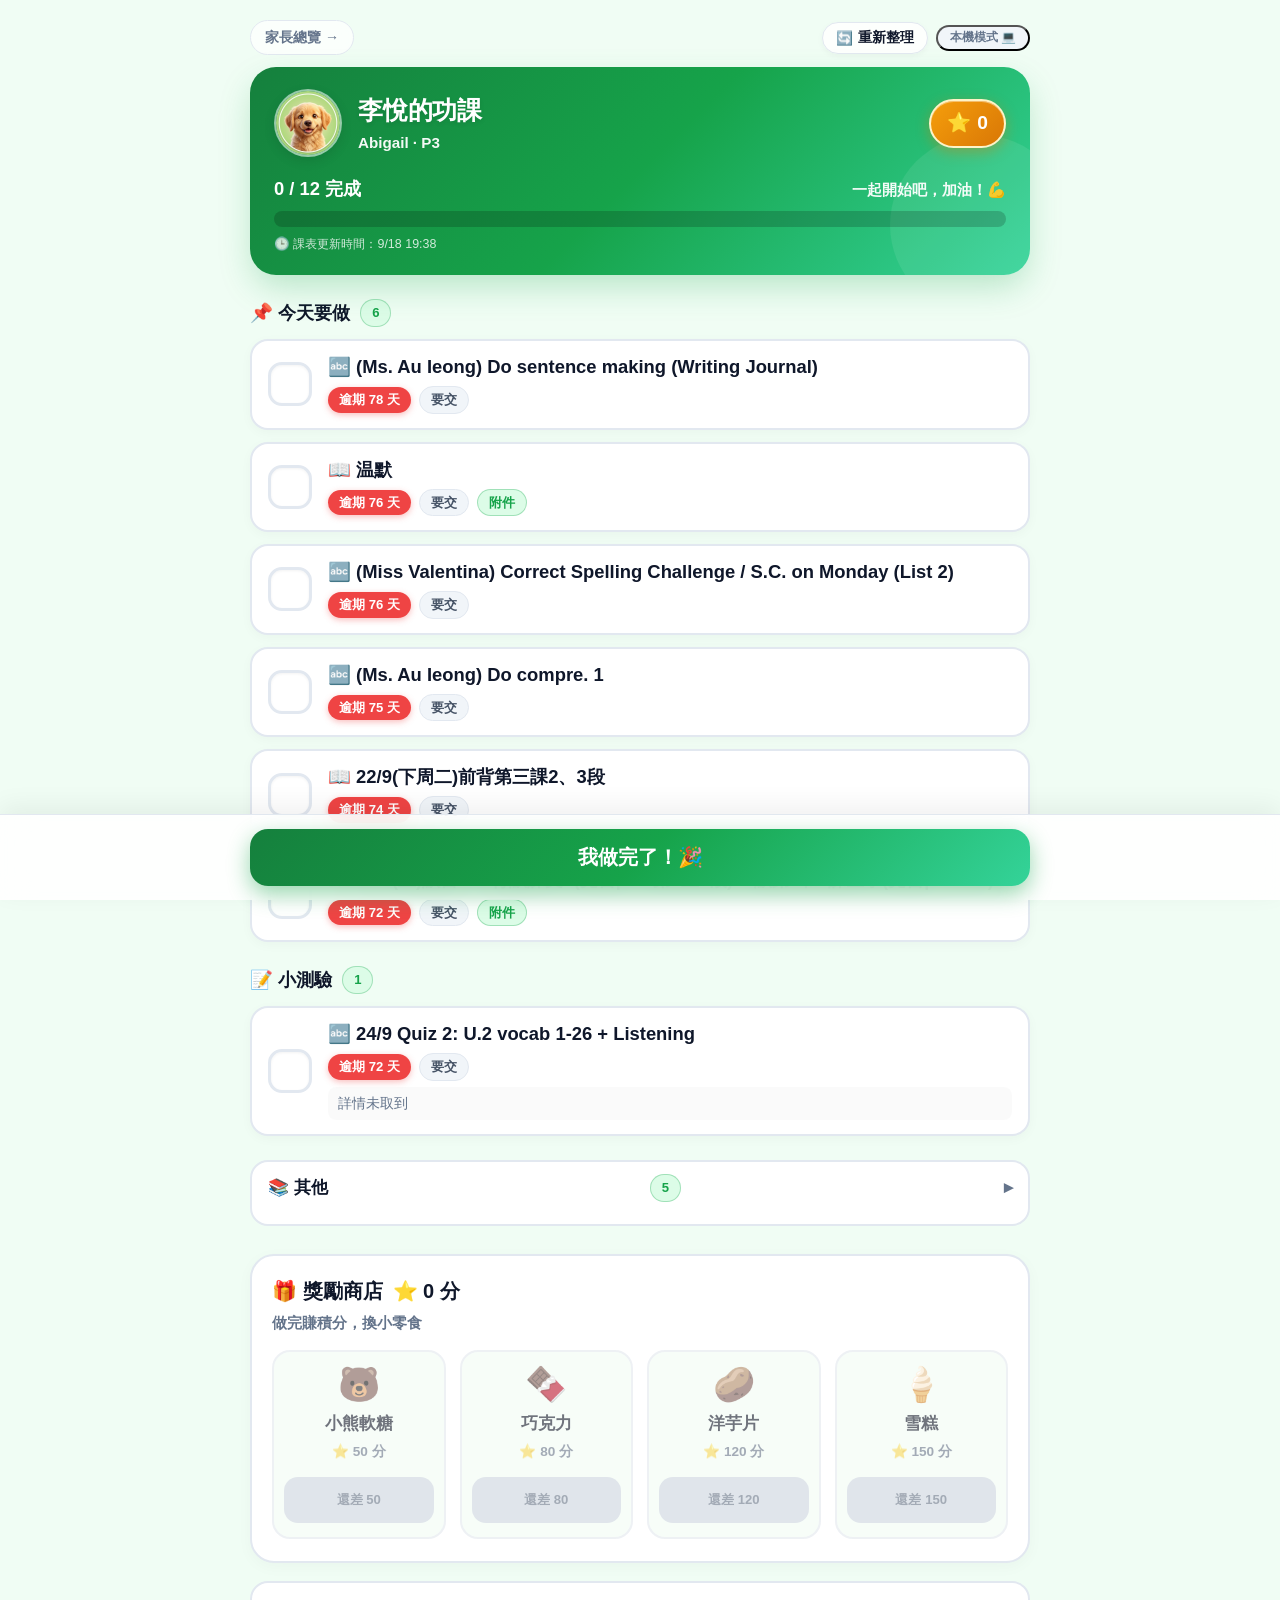
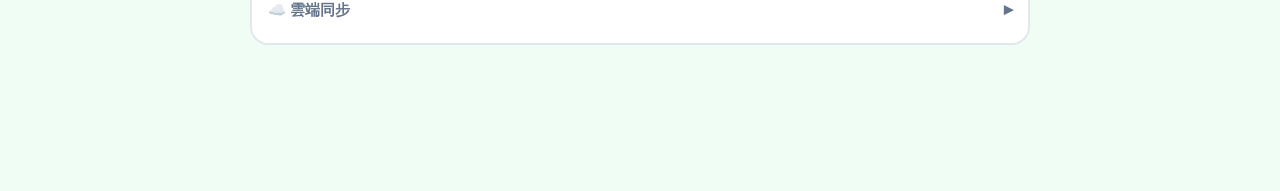
<file: abigail.html>
<!DOCTYPE html>
<html lang="zh-Hant">
<head>
<meta charset="utf-8" />
<meta name="viewport" content="width=device-width, initial-scale=1, viewport-fit=cover" />
<meta http-equiv="Cache-Control" content="no-cache, no-store, must-revalidate" />
<meta http-equiv="Pragma" content="no-cache" />
<meta http-equiv="Expires" content="0" />
<meta name="mobile-web-app-capable" content="yes" />
<meta name="apple-mobile-web-app-capable" content="yes" />
<meta name="apple-mobile-web-app-status-bar-style" content="default" />
<meta name="theme-color" content="#16a34a" />
<title>李悅的功課</title>
<meta name="description" content="李悅（Abigail）自己的功課待辦頁" />
<link rel="stylesheet" href="assets/child.css?v=20260917-07" />
<style>
  .sync-state.local { background: #f1f5f9; color: #64748b; }
  .sync-state.connecting { background: #fef3c7; color: #d97706; }
  .sync-state.offline { background: #fee2e2; color: #ef4444; }
  .sync-state.connected { background: #dff8ef; color: #207f69; }
</style>
</head>
<body data-accent="yue">
  <div class="wrap">
    <div class="topnav">
      <a href="index.html" class="nav-back">家長總覽 →</a>
      <div class="nav-actions">
        <button type="button" id="btnRefreshData" class="btn-refresh" title="重新整理最新功課"><span class="refresh-icon">🔄</span> <span class="refresh-text">重新整理</span></button>
        <button type="button" class="sync-state local" data-sync-state-badge id="childSyncBadge" title="點擊查看同步狀態">本機模式 💻</button>
      </div>
    </div>
    <header class="hero">
      <div class="hero-top">
        <div class="avatar" id="avatar"><img src="assets/abigail_avatar.jpg" alt="🐶 李悅的狗狗頭像" onerror="this.outerHTML='🐶'"></div>
        <div class="hero-title">
          <h1><span id="child-name">李悅</span>的功課</h1>
          <div class="who" id="child-who">Abigail · P3</div>
        </div>
        <div class="points-pill" title="我的積分">⭐ <span id="points">0</span></div>
      </div>
      <div class="progress-box">
        <div class="progress-line">
          <span class="progress-count" id="progress-count">— / —</span>
          <span class="encourage" id="encourage"></span>
        </div>
        <div class="bar"><i id="bar-fill"></i></div>
      </div>
      <div class="updated" id="updated"></div>
    </header>

    <main id="sections"><div class="loading">載入中…</div></main>
    <section class="tl-section" id="tl"></section>
    <section class="shop-section" id="shop"></section>
    <details class="sync-fold">
      <summary>☁️ 雲端同步</summary>
      <div id="sync-panel" class="sync-panel" data-sync-role="child"></div>
    </details>
  </div>

  <div class="donebar">
    <button type="button" id="btn-done">我做完了！🎉</button>
  </div>
  <div class="toast" id="toast"></div>

  <script>window.CHILD_ID = 'li-yue';</script>
  <script src="sync-config.js?v=20260917-07"></script>
  <script src="assets/qrcode.min.js?v=20260917-07"></script>
  <script src="sync.js?v=20260917-07"></script>
  <script src="assets/child.js?v=20260917-07"></script>
</body>
</html>
</file>
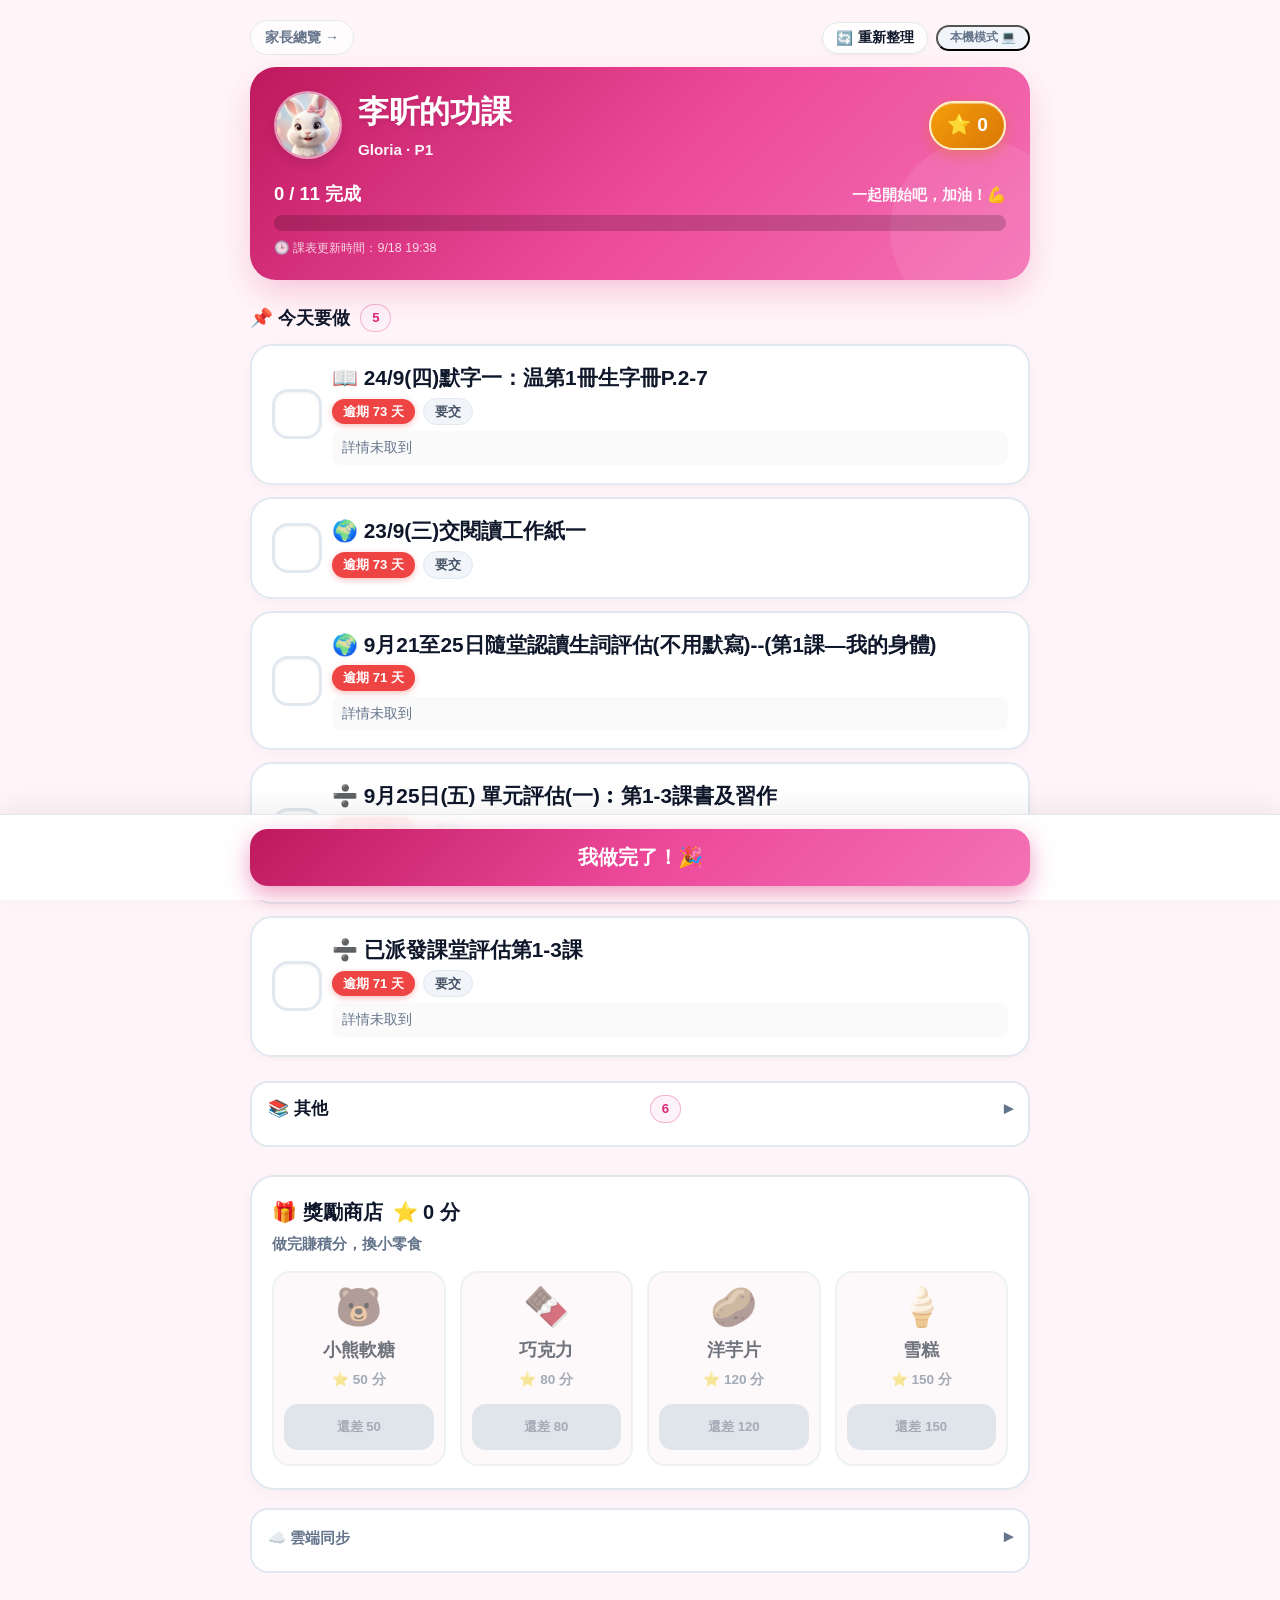
<file: gloria.html>
<!DOCTYPE html>
<html lang="zh-Hant">
<head>
<meta charset="utf-8" />
<meta name="viewport" content="width=device-width, initial-scale=1, viewport-fit=cover" />
<meta http-equiv="Cache-Control" content="no-cache, no-store, must-revalidate" />
<meta http-equiv="Pragma" content="no-cache" />
<meta http-equiv="Expires" content="0" />
<meta name="mobile-web-app-capable" content="yes" />
<meta name="apple-mobile-web-app-capable" content="yes" />
<meta name="apple-mobile-web-app-status-bar-style" content="default" />
<meta name="theme-color" content="#ec4899" />
<title>李昕的功課</title>
<meta name="description" content="李昕（Gloria）自己的功課待辦頁" />
<link rel="stylesheet" href="assets/child.css?v=20260917-07" />
<style>
  .sync-state.local { background: #f1f5f9; color: #64748b; }
  .sync-state.connecting { background: #fef3c7; color: #d97706; }
  .sync-state.offline { background: #fee2e2; color: #ef4444; }
  .sync-state.connected { background: #dff8ef; color: #207f69; }
</style>
</head>
<body data-accent="xin" class="simple">
  <div class="wrap">
    <div class="topnav">
      <a href="index.html" class="nav-back">家長總覽 →</a>
      <div class="nav-actions">
        <button type="button" id="btnRefreshData" class="btn-refresh" title="重新整理最新功課"><span class="refresh-icon">🔄</span> <span class="refresh-text">重新整理</span></button>
        <button type="button" class="sync-state local" data-sync-state-badge id="childSyncBadge" title="點擊查看同步狀態">本機模式 💻</button>
      </div>
    </div>
    <header class="hero">
      <div class="hero-top">
        <div class="avatar" id="avatar"><img src="assets/gloria_avatar.jpg" alt="🐰 李昕的兔兔頭像" onerror="this.outerHTML='🐰'"></div>
        <div class="hero-title">
          <h1><span id="child-name">李昕</span>的功課</h1>
          <div class="who" id="child-who">Gloria · P1</div>
        </div>
        <div class="points-pill" title="我的積分">⭐ <span id="points">0</span></div>
      </div>
      <div class="progress-box">
        <div class="progress-line">
          <span class="progress-count" id="progress-count">— / —</span>
          <span class="encourage" id="encourage"></span>
        </div>
        <div class="bar"><i id="bar-fill"></i></div>
      </div>
      <div class="updated" id="updated"></div>
    </header>

    <main id="sections"><div class="loading">載入中…</div></main>
    <section class="tl-section" id="tl"></section>
    <section class="shop-section" id="shop"></section>
    <details class="sync-fold">
      <summary>☁️ 雲端同步</summary>
      <div id="sync-panel" class="sync-panel" data-sync-role="child"></div>
    </details>
  </div>

  <div class="donebar">
    <button type="button" id="btn-done">我做完了！🎉</button>
  </div>
  <div class="toast" id="toast"></div>

  <script>window.CHILD_ID = 'li-xin';</script>
  <script src="sync-config.js?v=20260917-07"></script>
  <script src="assets/qrcode.min.js?v=20260917-07"></script>
  <script src="sync.js?v=20260917-07"></script>
  <script src="assets/child.js?v=20260917-07"></script>
</body>
</html>
</file>
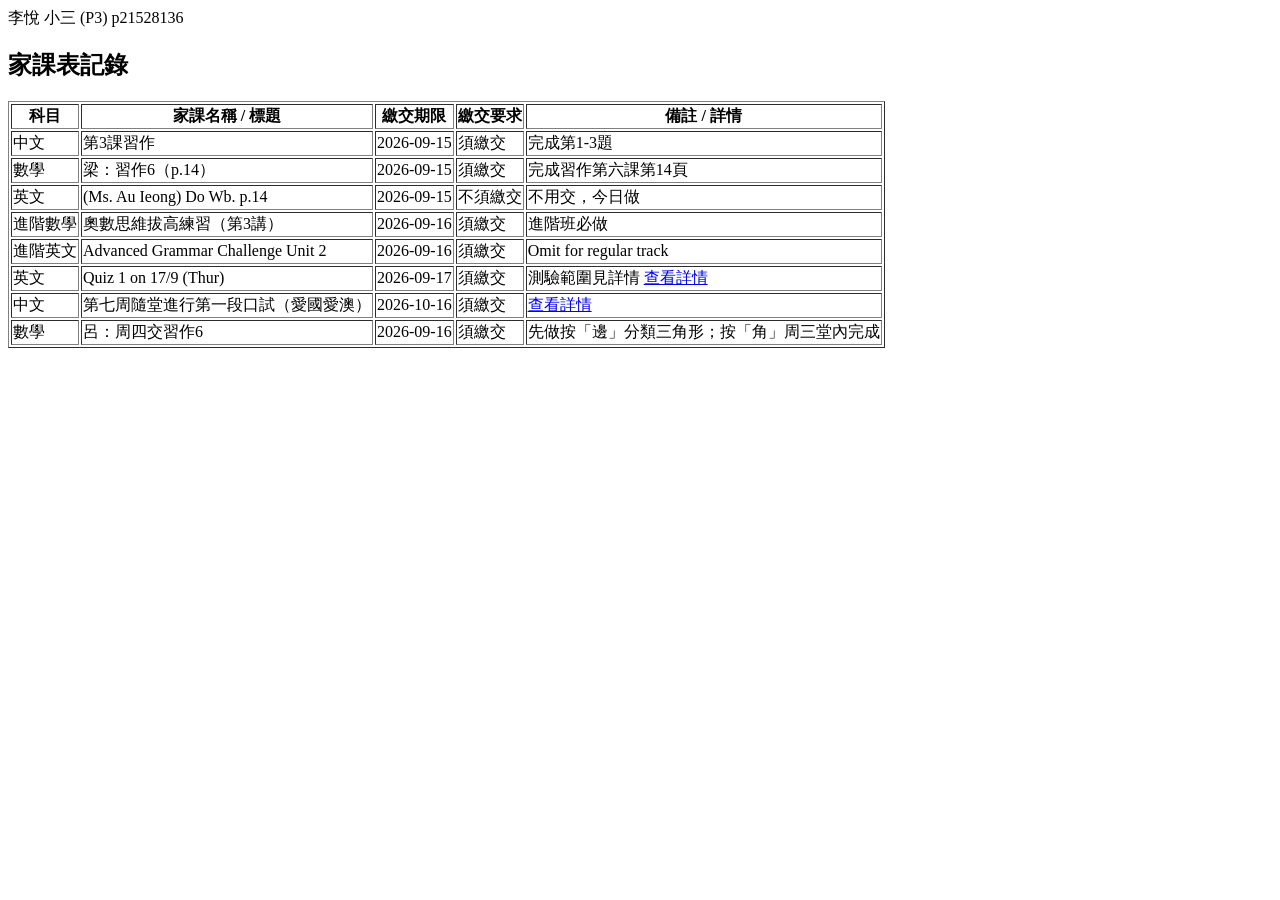
<file: tests/fixtures/eclass_abigail_normal.html>
<!DOCTYPE html>
<html lang="zh-HK">
<head>
  <meta charset="UTF-8">
  <title>培正中學 eClass 家課表 - 李悅</title>
</head>
<body>
  <div class="user-profile">
    <span class="student-name">李悅</span>
    <span class="student-grade">小三 (P3)</span>
    <span class="student-number">p21528136</span>
  </div>

  <div class="homework-container">
    <h2>家課表記錄</h2>
    <table class="homework-table" border="1">
      <thead>
        <tr>
          <th>科目</th>
          <th>家課名稱 / 標題</th>
          <th>繳交期限</th>
          <th>繳交要求</th>
          <th>備註 / 詳情</th>
        </tr>
      </thead>
      <tbody>
        <tr data-hw-id="hw-101">
          <td class="subject">中文</td>
          <td class="title">第3課習作</td>
          <td class="due-date">2026-09-15</td>
          <td class="submission-status">須繳交</td>
          <td class="notes">完成第1-3題</td>
        </tr>
        <tr data-hw-id="hw-102">
          <td class="subject">數學</td>
          <td class="title">梁：習作6（p.14）</td>
          <td class="due-date">2026-09-15</td>
          <td class="submission-status">須繳交</td>
          <td class="notes">完成習作第六課第14頁</td>
        </tr>
        <tr data-hw-id="hw-103">
          <td class="subject">英文</td>
          <td class="title">(Ms. Au Ieong) Do Wb. p.14</td>
          <td class="due-date">2026-09-15</td>
          <td class="submission-status">不須繳交</td>
          <td class="notes">不用交，今日做</td>
        </tr>
        <tr data-hw-id="hw-104">
          <td class="subject">進階數學</td>
          <td class="title">奧數思維拔高練習（第3講）</td>
          <td class="due-date">2026-09-16</td>
          <td class="submission-status">須繳交</td>
          <td class="notes">進階班必做</td>
        </tr>
        <tr data-hw-id="hw-105">
          <td class="subject">進階英文</td>
          <td class="title">Advanced Grammar Challenge Unit 2</td>
          <td class="due-date">2026-09-16</td>
          <td class="submission-status">須繳交</td>
          <td class="notes">Omit for regular track</td>
        </tr>
        <tr data-hw-id="hw-106">
          <td class="subject">英文</td>
          <td class="title">Quiz 1 on 17/9 (Thur)</td>
          <td class="due-date">2026-09-17</td>
          <td class="submission-status">須繳交</td>
          <td class="notes">
            <span class="summary">測驗範圍見詳情</span>
            <div class="detail-content" style="display:none;">Present Simple／Present Continuous／Past Tense（Worksheet 1–3）＋Reading Comprehension</div>
            <a href="/templates/homework_detail.php?id=hw-106" class="btn-detail">查看詳情</a>
          </td>
        </tr>
        <tr data-hw-id="hw-107">
          <td class="subject">中文</td>
          <td class="title">第七周隨堂進行第一段口試（愛國愛澳）</td>
          <td class="due-date">2026-10-16</td>
          <td class="submission-status">須繳交</td>
          <td class="notes">
            <div class="detail-content" style="display:none;">3分鐘內；粵語／普通話；繪本／改編／自創</div>
            <a href="/templates/homework_detail.php?id=hw-107" class="btn-detail">查看詳情</a>
          </td>
        </tr>
        <tr data-hw-id="hw-108">
          <td class="subject">數學</td>
          <td class="title">呂：周四交習作6</td>
          <td class="due-date">2026-09-16</td>
          <td class="submission-status">須繳交</td>
          <td class="notes">先做按「邊」分類三角形；按「角」周三堂內完成</td>
        </tr>
      </tbody>
    </table>
  </div>
</body>
</html>
</file>
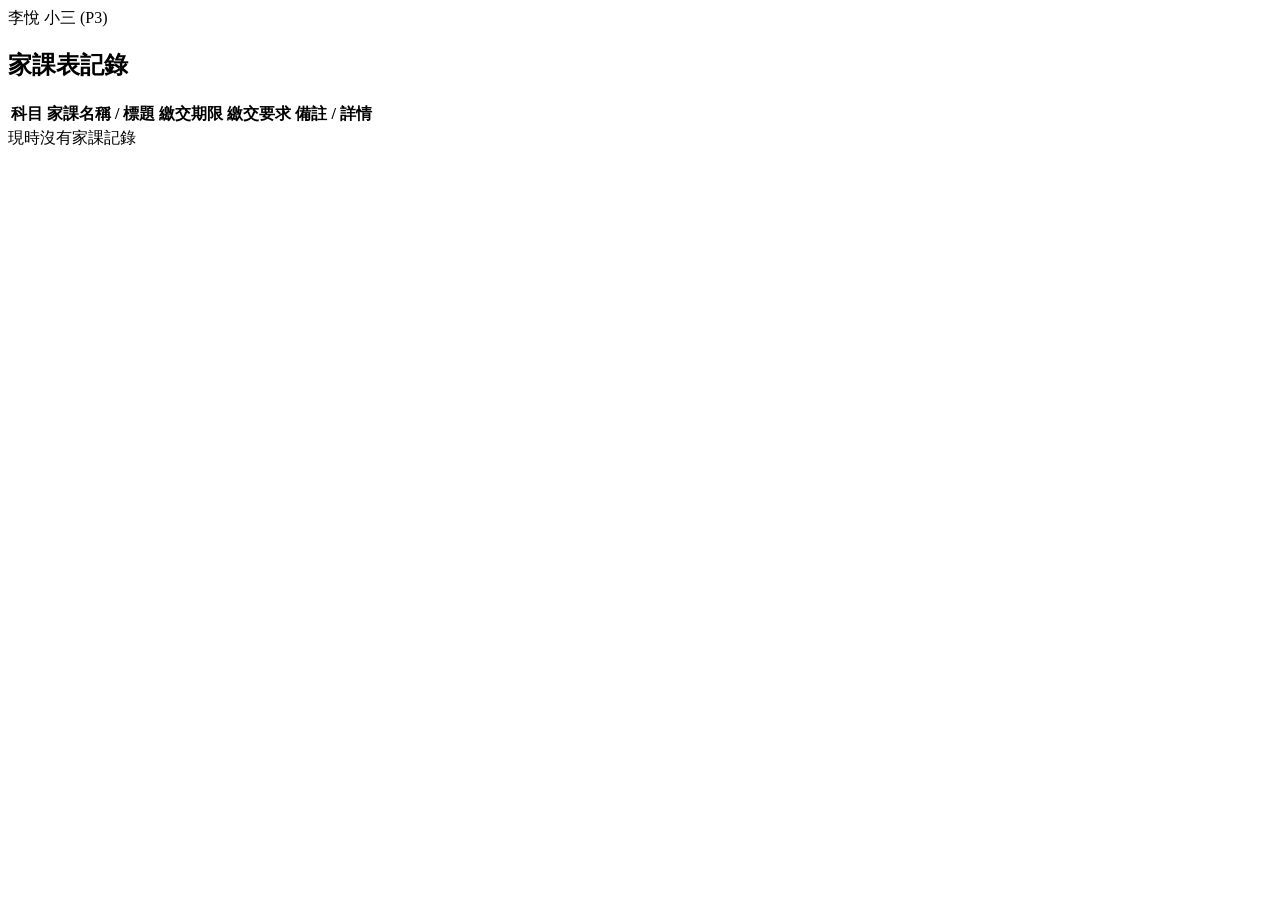
<file: tests/fixtures/eclass_empty.html>
<!DOCTYPE html>
<html lang="zh-HK">
<head>
  <meta charset="UTF-8">
  <title>培正中學 eClass 家課表 - 空記錄</title>
</head>
<body>
  <div class="user-profile">
    <span class="student-name">李悅</span>
    <span class="student-grade">小三 (P3)</span>
  </div>
  <div class="homework-container">
    <h2>家課表記錄</h2>
    <table class="homework-table">
      <thead>
        <tr><th>科目</th><th>家課名稱 / 標題</th><th>繳交期限</th><th>繳交要求</th><th>備註 / 詳情</th></tr>
      </thead>
      <tbody>
      </tbody>
    </table>
    <div class="no-records">現時沒有家課記錄</div>
  </div>
</body>
</html>
</file>
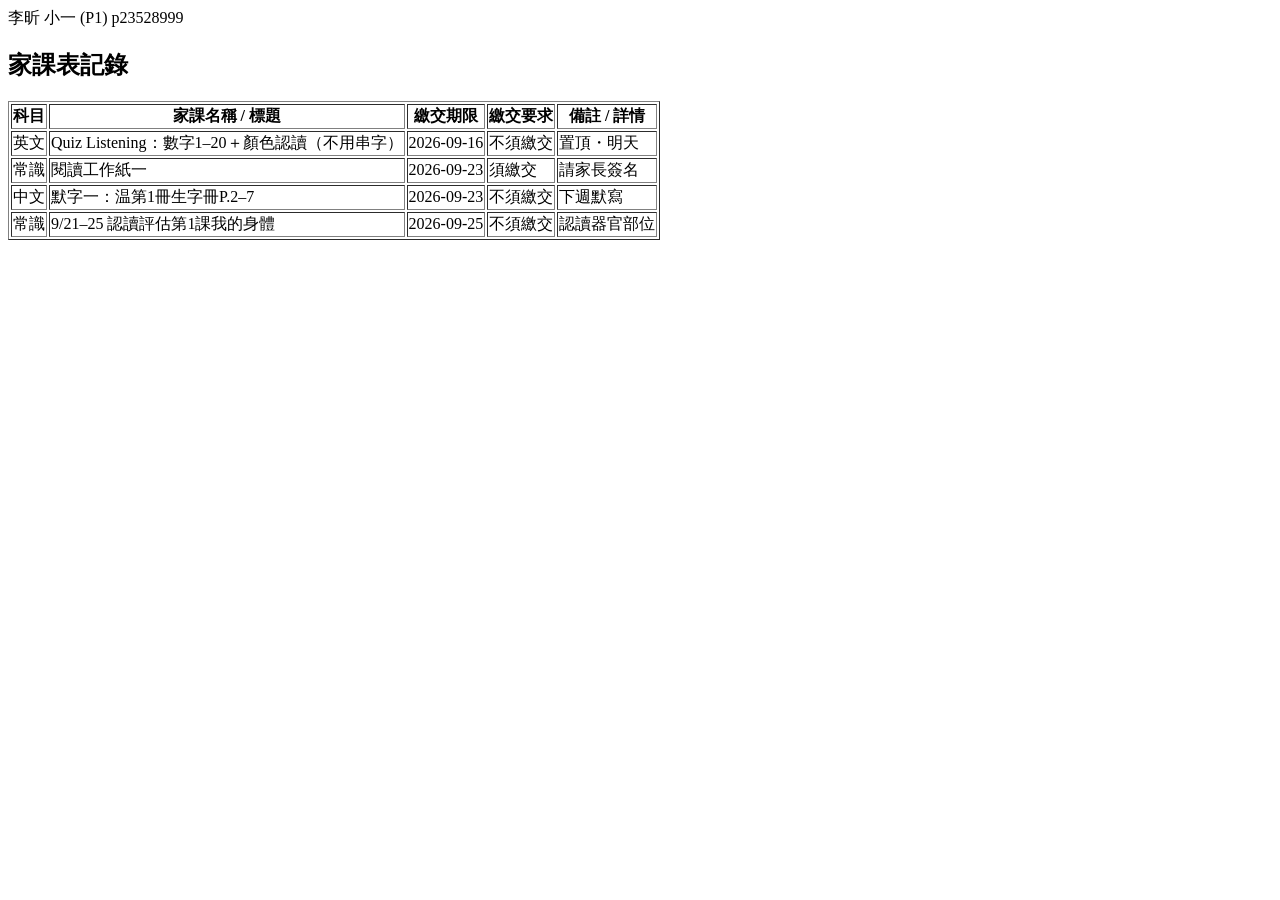
<file: tests/fixtures/eclass_gloria_normal.html>
<!DOCTYPE html>
<html lang="zh-HK">
<head>
  <meta charset="UTF-8">
  <title>培正中學 eClass 家課表 - 李昕</title>
</head>
<body>
  <div class="user-profile">
    <span class="student-name">李昕</span>
    <span class="student-grade">小一 (P1)</span>
    <span class="student-number">p23528999</span>
  </div>

  <div class="homework-container">
    <h2>家課表記錄</h2>
    <table class="homework-table" border="1">
      <thead>
        <tr>
          <th>科目</th>
          <th>家課名稱 / 標題</th>
          <th>繳交期限</th>
          <th>繳交要求</th>
          <th>備註 / 詳情</th>
        </tr>
      </thead>
      <tbody>
        <tr data-hw-id="hw-201">
          <td class="subject">英文</td>
          <td class="title">Quiz Listening：數字1–20＋顏色認讀（不用串字）</td>
          <td class="due-date">2026-09-16</td>
          <td class="submission-status">不須繳交</td>
          <td class="notes">置頂・明天</td>
        </tr>
        <tr data-hw-id="hw-202">
          <td class="subject">常識</td>
          <td class="title">閱讀工作紙一</td>
          <td class="due-date">2026-09-23</td>
          <td class="submission-status">須繳交</td>
          <td class="notes">請家長簽名</td>
        </tr>
        <tr data-hw-id="hw-203">
          <td class="subject">中文</td>
          <td class="title">默字一：温第1冊生字冊P.2–7</td>
          <td class="due-date">2026-09-23</td>
          <td class="submission-status">不須繳交</td>
          <td class="notes">下週默寫</td>
        </tr>
        <tr data-hw-id="hw-204">
          <td class="subject">常識</td>
          <td class="title">9/21–25 認讀評估第1課我的身體</td>
          <td class="due-date">2026-09-25</td>
          <td class="submission-status">不須繳交</td>
          <td class="notes">認讀器官部位</td>
        </tr>
      </tbody>
    </table>
  </div>
</body>
</html>
</file>
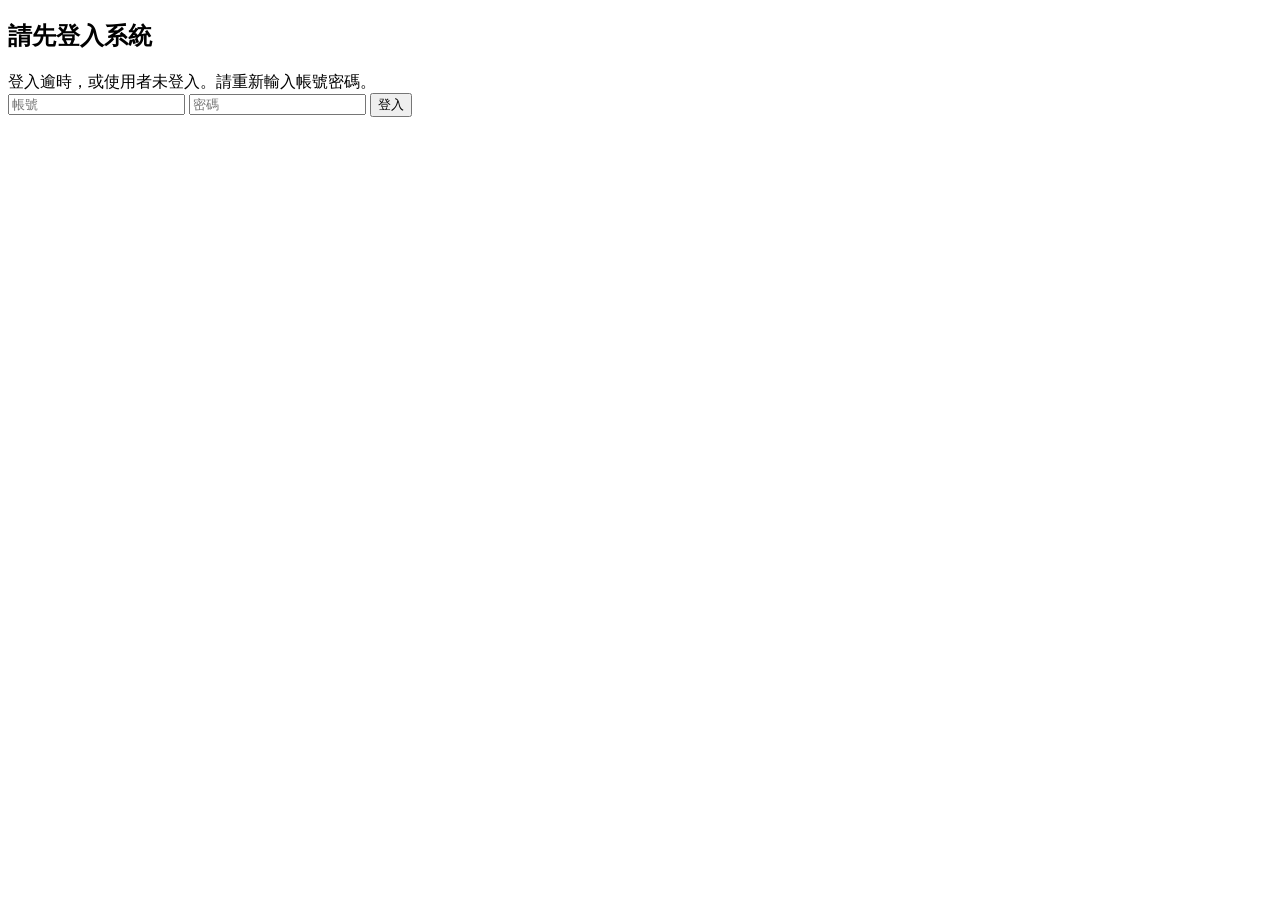
<file: tests/fixtures/eclass_login_required.html>
<!DOCTYPE html>
<html lang="zh-HK">
<head>
  <meta charset="UTF-8">
  <title>培正中學 eClass 系統登入</title>
</head>
<body>
  <div class="login-box">
    <h2>請先登入系統</h2>
    <div class="alert error-message">登入逾時，或使用者未登入。請重新輸入帳號密碼。</div>
    <form action="/templates/login.php" method="POST">
      <input type="text" name="user_name" placeholder="帳號" />
      <input type="password" name="user_password" placeholder="密碼" />
      <button type="submit">登入</button>
    </form>
  </div>
</body>
</html>
</file>
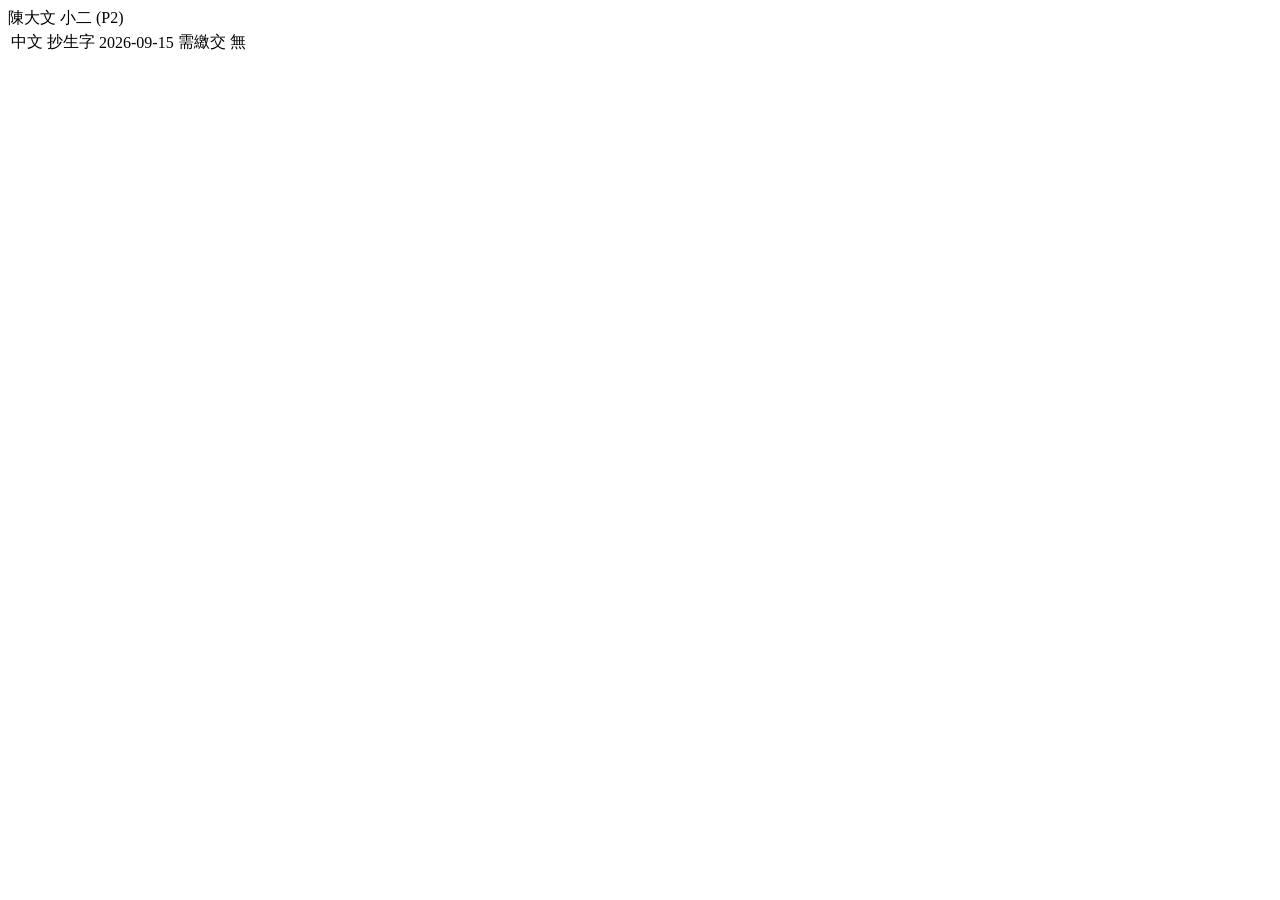
<file: tests/fixtures/eclass_wrong_student.html>
<!DOCTYPE html>
<html lang="zh-HK">
<head>
  <meta charset="UTF-8">
  <title>培正中學 eClass 家課表 - 錯誤學生</title>
</head>
<body>
  <div class="user-profile">
    <span class="student-name">陳大文</span>
    <span class="student-grade">小二 (P2)</span>
  </div>
  <div class="homework-container">
    <table class="homework-table">
      <tbody>
        <tr>
          <td>中文</td><td>抄生字</td><td>2026-09-15</td><td>需繳交</td><td>無</td>
        </tr>
      </tbody>
    </table>
  </div>
</body>
</html>
</file>
<file: assets/child.css>
/* Tablet-friendly, kid-facing self-management page.
   Modern tactile design with high contrast and playful rewards.
   Accent color is set per child via body[data-accent]. */

:root {
  --bg: #f0f7ff;
  --card: #ffffff;
  --text: #0f172a;
  --muted: #64748b;
  --subtle: #94a3b8;
  --border: #e2e8f0;
  --border-hover: #cbd5e1;
  --ok: #10b981;
  --ok-soft: #ecfdf5;
  --warn: #f59e0b;
  --warn-soft: #fffbeb;
  --overdue: #ef4444;
  --overdue-soft: #fef2f2;
  --accent: #2563eb;
  --accent-soft: #eff6ff;
  --accent-grad: linear-gradient(135deg, #1d4ed8 0%, #3b82f6 50%, #60a5fa 100%);
  --star-gold: #f59e0b;
}

body[data-accent="yue"] {
  --accent: #16a34a;
  --accent-soft: #dcfce7;
  --accent-grad: linear-gradient(135deg, #15803d 0%, #16a34a 50%, #34d399 100%);
  --bg: #f0fdf4;
}
body[data-accent="yue"] .hero {
  box-shadow: 0 14px 34px -4px rgba(22, 163, 74, 0.28);
}

body[data-accent="xin"] {
  --accent: #db2777;
  --accent-soft: #fdf2f8;
  --accent-grad: linear-gradient(135deg, #be185d 0%, #ec4899 50%, #f472b6 100%);
  --bg: #fff5f8;
}

* { box-sizing: border-box; }
html, body { margin: 0; padding: 0; }
body {
  font-family: ui-rounded, "PingFang SC Rounded", -apple-system, BlinkMacSystemFont, "Segoe UI", Roboto, "Noto Sans TC", sans-serif;
  background: var(--bg);
  color: var(--text);
  line-height: 1.5;
  padding: 20px 16px calc(140px + env(safe-area-inset-bottom, 0px));
  -webkit-text-size-adjust: 100%;
  -webkit-font-smoothing: antialiased;
}
.wrap { max-width: 780px; margin: 0 auto; }

/* Top Navigation Link */
.topnav { display: flex; justify-content: space-between; align-items: center; margin-bottom: 12px; }
.topnav a {
  display: inline-flex; align-items: center; gap: 6px;
  color: var(--muted); font-size: 0.88rem; font-weight: 700;
  text-decoration: none; padding: 6px 14px; border-radius: 99px;
  background: rgba(255, 255, 255, 0.7); border: 1px solid var(--border);
  backdrop-filter: blur(8px);
  transition: all 0.2s ease;
}
.topnav a:hover {
  background: #ffffff; color: var(--accent); border-color: var(--accent);
  box-shadow: 0 4px 12px rgba(0, 0, 0, 0.05); transform: translateY(-1px);
}
.nav-actions {
  display: flex;
  align-items: center;
  gap: 8px;
}
.btn-refresh {
  display: inline-flex;
  align-items: center;
  gap: 5px;
  background: rgba(255, 255, 255, 0.85);
  border: 1px solid var(--border);
  color: var(--text);
  font-size: 0.85rem;
  font-weight: 700;
  padding: 6px 13px;
  border-radius: 99px;
  cursor: pointer;
  box-shadow: 0 2px 6px rgba(0, 0, 0, 0.04);
  transition: all 0.2s ease;
  user-select: none;
  -webkit-tap-highlight-color: transparent;
}
.btn-refresh:hover {
  background: #ffffff;
  border-color: var(--accent);
  color: var(--accent);
  box-shadow: 0 4px 12px rgba(0, 0, 0, 0.08);
  transform: translateY(-1px);
}
.btn-refresh:active {
  transform: scale(0.96);
}
.btn-refresh .refresh-icon {
  display: inline-block;
  transition: transform 0.3s ease;
}
.btn-refresh.spinning .refresh-icon {
  animation: spin-refresh 0.8s linear infinite;
}
@keyframes spin-refresh {
  from { transform: rotate(0deg); }
  to { transform: rotate(360deg); }
}

/* Hero Banner */
.hero {
  background: var(--accent-grad);
  color: #fff;
  border-radius: 26px;
  padding: 22px 24px;
  box-shadow: 0 14px 34px -4px rgba(37, 99, 235, 0.25);
  margin-bottom: 22px;
  position: relative; overflow: hidden;
}
body[data-accent="xin"] .hero {
  box-shadow: 0 14px 34px -4px rgba(219, 39, 119, 0.25);
}
.hero::after {
  content: ""; position: absolute; right: -40px; bottom: -40px;
  width: 180px; height: 180px; border-radius: 50%;
  background: rgba(255, 255, 255, 0.08); pointer-events: none;
}
.hero-top { display: flex; align-items: center; gap: 16px; position: relative; z-index: 1; }
.avatar {
  width: 68px; height: 68px; border-radius: 50%;
  background: rgba(255, 255, 255, 0.25);
  border: 2px solid rgba(255, 255, 255, 0.4);
  display: flex; align-items: center; justify-content: center;
  font-size: 38px; flex-shrink: 0;
  box-shadow: 0 4px 12px rgba(0, 0, 0, 0.1);
  animation: avatar-float 3.5s ease-in-out infinite alternate;
  overflow: hidden;
}
.avatar img {
  width: 100%; height: 100%; object-fit: cover; border-radius: 50%; display: block;
}
@keyframes avatar-float {
  0% { transform: translateY(0) rotate(0deg); }
  100% { transform: translateY(-4px) rotate(3deg); }
}
.hero-title { flex: 1; }
.hero h1 {
  margin: 0; font-size: 1.55rem; font-weight: 800; letter-spacing: -0.01em;
  text-shadow: 0 2px 4px rgba(0, 0, 0, 0.1);
}
.hero .who { opacity: 0.95; font-size: 0.95rem; font-weight: 600; margin-top: 3px; }
.hero .updated { opacity: 0.8; font-size: 0.78rem; font-weight: 500; margin-top: 8px; }

/* 3D Star Points Pill */
.points-pill {
  background: linear-gradient(135deg, #f59e0b, #d97706);
  color: #fff; font-weight: 800;
  font-size: 1.2rem; border-radius: 99px; padding: 8px 16px;
  white-space: nowrap; flex-shrink: 0;
  border: 2px solid #fef3c7;
  box-shadow: 0 4px 14px rgba(217, 119, 6, 0.4), inset 0 1px 0 rgba(255, 255, 255, 0.4);
  display: flex; align-items: center; gap: 6px;
  transition: transform 0.2s cubic-bezier(0.34, 1.56, 0.64, 1);
}
.points-pill:hover { transform: scale(1.05); }

/* Progress */
.progress-box { margin-top: 18px; position: relative; z-index: 1; }
.progress-line { display: flex; justify-content: space-between; align-items: baseline; margin-bottom: 8px; }
.progress-count { font-size: 1.15rem; font-weight: 800; }
.encourage { font-size: 0.95rem; font-weight: 700; opacity: 0.95; }
.bar {
  height: 16px; border-radius: 99px; background: rgba(0, 0, 0, 0.18);
  overflow: hidden; padding: 2px;
}
.bar > i {
  display: block; height: 100%;
  background: linear-gradient(90deg, #ffffff, #e0f2fe);
  width: 0%; transition: width 0.4s cubic-bezier(0.34, 1.56, 0.64, 1);
  border-radius: 99px;
  box-shadow: 0 0 10px rgba(255, 255, 255, 0.5);
}

/* Sections */
.section { margin: 24px 0 8px; }
.section h2 {
  font-size: 1.15rem; font-weight: 800; margin: 0 0 12px;
  display: flex; align-items: center; gap: 10px;
}
.section .badge {
  font-size: 0.82rem; font-weight: 800; color: var(--accent);
  background: var(--accent-soft); border-radius: 99px; padding: 3px 11px;
  border: 1px solid color-mix(in srgb, var(--accent) 30%, transparent);
}

/* Task Cards */
ul.tasks { list-style: none; margin: 0; padding: 0; display: grid; gap: 12px; }
.task {
  display: grid; grid-template-columns: 46px 1fr; gap: 14px; align-items: center;
  background: var(--card); border: 2px solid var(--border); border-radius: 18px;
  padding: 14px 16px; cursor: pointer; user-select: none;
  transition: all 0.2s cubic-bezier(0.4, 0, 0.2, 1);
  min-height: 64px;
  box-shadow: 0 3px 12px rgba(0, 0, 0, 0.03);
}
.task:hover {
  border-color: var(--border-hover);
  transform: translateY(-2px);
  box-shadow: 0 8px 20px rgba(0, 0, 0, 0.06);
}
.task:active { transform: scale(0.99); }
.task.done {
  background: #f0fdf4; border-color: #a7f3d0;
  box-shadow: none;
}

/* Checkbox */
.check {
  width: 44px; height: 44px; border-radius: 14px;
  border: 3px solid var(--border); background: #ffffff;
  display: flex; align-items: center; justify-content: center;
  font-size: 26px; font-weight: 900; color: transparent; flex-shrink: 0;
  transition: all 0.2s cubic-bezier(0.34, 1.56, 0.64, 1);
  box-shadow: inset 0 1px 3px rgba(0, 0, 0, 0.05);
}
.task:hover .check { border-color: var(--border-hover); }
.task.done .check {
  background: linear-gradient(135deg, #10b981, #059669);
  border-color: #10b981; color: #ffffff;
  transform: scale(1.06);
  box-shadow: 0 4px 12px rgba(16, 185, 129, 0.35);
}

.t-title { font-size: 1.15rem; font-weight: 800; line-height: 1.35; color: var(--text); }
.task.done .t-title { text-decoration: line-through; color: var(--muted); }
.t-meta { display: flex; flex-wrap: wrap; gap: 8px; margin-top: 6px; align-items: center; }
.t-sub { font-size: 0.95rem; color: var(--muted); font-weight: 600; }
.chip {
  font-size: 0.82rem; font-weight: 800; border-radius: 99px; padding: 3px 11px;
}
.chip.due-today {
  background: #fee2e2; color: #dc2626; border: 1px solid #fca5a5;
}
.chip.due-soon {
  background: #fef3c7; color: #d97706; border: 1px solid #fcd34d;
}
.chip.due-later {
  background: var(--accent-soft); color: var(--accent); border: 1px solid color-mix(in srgb, var(--accent) 30%, transparent);
}
.chip.overdue {
  background: var(--overdue); color: #ffffff; box-shadow: 0 2px 6px rgba(239, 68, 68, 0.35);
}
.chip.submit {
  background: #f1f5f9; color: #475467; border: 1px solid #e2e8f0;
}
.chip.nosubmit {
  background: #ecfdf5; color: #059669; border: 1px solid #a7f3d0;
}
.t-detail {
  font-size: 0.9rem; font-weight: 500; color: var(--muted); margin-top: 6px;
  background: rgba(0, 0, 0, 0.02); padding: 6px 10px; border-radius: 8px;
}

.empty {
  color: var(--muted); font-size: 1.05rem; font-weight: 700;
  padding: 32px 20px; text-align: center;
  background: var(--card); border: 2px dashed var(--border); border-radius: 20px;
}

/* Kid-friendly Gantt Timeline */
.tl-section { margin: 12px 0; }
.tl-fold {
  background: var(--card); border: 2px solid var(--border);
  border-radius: 18px; padding: 4px 16px 14px;
}
.tl-fold summary {
  cursor: pointer; color: var(--text); font-weight: 800; font-size: 0.98rem;
  padding: 10px 0 6px; list-style: none; display: flex; align-items: center; justify-content: space-between;
}
.tl-fold summary::-webkit-details-marker { display: none; }
.tl-fold summary::after { content: "▾"; font-size: 1.1rem; color: var(--muted); }
.tl-fold:not([open]) summary::after { transform: rotate(-90deg); }
.tl-fold[open] summary { margin-bottom: 10px; }
.tl-wrap { background: transparent; padding: 0; }
.tl-axis { position: relative; height: 20px; margin-bottom: 10px; }
.tl-axis .tl-start, .tl-axis .tl-end {
  position: absolute; top: 0; font-size: 0.78rem; color: var(--muted); font-weight: 700;
}
.tl-axis .tl-start { left: 0; }
.tl-axis .tl-end { right: 0; }
.tl-today-label {
  position: absolute; top: 0; transform: translateX(-50%);
  font-size: 0.78rem; font-weight: 800; color: #fff;
  background: var(--accent); padding: 1px 6px; border-radius: 4px;
  white-space: nowrap;
}
.tl-lanes { position: relative; }
.tl-today-line {
  position: absolute; top: 0; bottom: 0; width: 3px;
  background: var(--accent); border-radius: 2px; z-index: 0;
  opacity: 0.5; pointer-events: none;
}
.tl-lane { position: relative; margin-bottom: 14px; }
.tl-lane:last-child { margin-bottom: 4px; }
.tl-lanelabel {
  display: flex; justify-content: space-between; gap: 10px;
  font-size: 0.92rem; font-weight: 700; margin-bottom: 4px; position: relative; z-index: 1;
}
.tl-lanelabel .tl-when { color: var(--muted); font-weight: 700; font-size: 0.8rem; flex-shrink: 0; }
.tl-track {
  position: relative; height: 18px; background: var(--bg);
  border-radius: 8px; z-index: 1; border: 1px solid var(--border);
}
.tl-bar {
  position: absolute; top: 2px; height: 12px; border-radius: 6px;
  background: var(--accent-grad); min-width: 8px;
}
.tl-bar.soon { background: linear-gradient(90deg, #f59e0b, #fbbf24); }
.tl-bar.overdue { background: linear-gradient(90deg, #ef4444, #f87171); }
.tl-bar.done { opacity: 0.28; }
body.simple .tl-lanelabel { font-size: 1.05rem; }

.more-fold {
  background: var(--card); border: 2px solid var(--border);
  border-radius: 18px; padding: 4px 16px 14px; margin-top: 10px;
}
.more-fold summary {
  cursor: pointer; font-size: 1.05rem; font-weight: 800;
  display: flex; align-items: center; justify-content: space-between;
  padding: 8px 0; list-style: none;
}
.more-fold summary::-webkit-details-marker { display: none; }
.more-fold summary::after { content: "▾"; font-size: 1.1rem; color: var(--muted); }
.more-fold:not([open]) summary::after { transform: rotate(-90deg); }
.more-fold .tasks { margin-top: 12px; }

/* Reward Shop (Snack Bar) */
.shop-section {
  margin: 28px 0 12px;
  background: #ffffff;
  border: 2px solid var(--border);
  border-radius: 24px;
  padding: 20px 20px 22px;
  box-shadow: 0 4px 16px rgba(0, 0, 0, 0.03);
}
.shop-section h2 {
  font-size: 1.25rem; font-weight: 800; margin: 0 0 6px;
  display: flex; align-items: center; gap: 10px;
}
.shop-hint { color: var(--muted); font-size: 0.92rem; font-weight: 600; margin-bottom: 16px; }
.shop-grid { display: grid; grid-template-columns: repeat(2, 1fr); gap: 14px; }
@media (min-width: 560px) { .shop-grid { grid-template-columns: repeat(4, 1fr); } }

.shop-item {
  background: var(--bg); border: 2px solid var(--border); border-radius: 18px;
  padding: 14px 10px 14px; text-align: center; display: flex; flex-direction: column;
  align-items: center; gap: 6px; transition: all 0.2s cubic-bezier(0.4, 0, 0.2, 1);
  position: relative;
}
.shop-item:not(.locked):hover {
  border-color: var(--accent);
  transform: translateY(-2px);
  box-shadow: 0 6px 16px rgba(0, 0, 0, 0.06);
}
.shop-item.locked { opacity: 0.6; filter: grayscale(0.2); }
.shop-emoji { font-size: 34px; line-height: 1.1; margin-bottom: 2px; }
.shop-name { font-weight: 800; font-size: 1.05rem; color: var(--text); }
.shop-cost { color: var(--muted); font-size: 0.85rem; font-weight: 700; }

/* Tactile 3D Button */
.shop-btn {
  margin-top: 8px; font-family: inherit; font-weight: 800; font-size: 0.95rem;
  color: #fff; background: var(--accent); border: none; border-radius: 14px;
  padding: 10px 14px; cursor: pointer; width: 100%; min-height: 46px;
  box-shadow: 0 4px 0 color-mix(in srgb, var(--accent) 70%, #000);
  transition: all 0.1s ease;
}
.shop-btn:not(:disabled):hover {
  filter: brightness(1.08);
}
.shop-btn:not(:disabled):active {
  transform: translateY(3px);
  box-shadow: 0 1px 0 color-mix(in srgb, var(--accent) 70%, #000);
}
.shop-btn:disabled {
  background: #cbd5e1; color: #64748b; cursor: not-allowed;
  font-size: 0.82rem; box-shadow: none;
}

/* Simple Mode for Youngest Child (Gloria P1) */
body.simple .t-title { font-size: 1.3rem; }
body.simple .task { min-height: 78px; padding: 18px 20px; border-radius: 22px; }
body.simple .check { width: 50px; height: 50px; font-size: 30px; border-radius: 16px; }
body.simple .hero h1 { font-size: 1.95rem; }
body.simple .shop-name { font-size: 1.15rem; }
body.simple .shop-emoji { font-size: 38px; }

/* Fixed Celebration Action Dock */
.donebar {
  position: fixed; left: 0; right: 0; bottom: 0;
  background: rgba(255, 255, 255, 0.88);
  backdrop-filter: blur(16px);
  -webkit-backdrop-filter: blur(16px);
  border-top: 1px solid var(--border);
  padding: 14px 16px calc(14px + env(safe-area-inset-bottom));
  display: flex; justify-content: center;
  box-shadow: 0 -8px 24px rgba(0, 0, 0, 0.06);
  z-index: 10;
}
.donebar button {
  font-family: inherit; font-size: 1.25rem; font-weight: 800;
  color: #fff; background: var(--accent-grad); border: none;
  border-radius: 18px; padding: 15px 30px; cursor: pointer;
  box-shadow: 0 8px 22px color-mix(in srgb, var(--accent) 45%, transparent);
  max-width: 780px; width: 100%;
  transition: all 0.15s cubic-bezier(0.34, 1.56, 0.64, 1);
}
.donebar button:hover {
  transform: translateY(-2px) scale(1.01);
  box-shadow: 0 12px 28px color-mix(in srgb, var(--accent) 55%, transparent);
}
.donebar button:active { transform: translateY(2px) scale(0.99); }

/* Toast */
.toast {
  position: fixed; left: 50%;
  bottom: calc(108px + env(safe-area-inset-bottom, 0px));
  transform: translateX(-50%);
  background: rgba(15, 23, 42, 0.95); color: #ffffff;
  border: 1px solid rgba(255, 255, 255, 0.15);
  box-shadow: 0 12px 30px rgba(0, 0, 0, 0.35);
  backdrop-filter: blur(10px);
  -webkit-backdrop-filter: blur(10px);
  padding: 12px 22px; border-radius: 14px; display: none; z-index: 99;
  font-size: 1.05rem; font-weight: 700; max-width: 90vw; text-align: center;
}
.toast.show { display: block !important; }

.loading { padding: 48px 20px; text-align: center; color: var(--muted); font-size: 1.1rem; font-weight: 600; }

/* Cloud Sync */
.sync-fold {
  margin: 18px 0 6px; background: var(--card); border: 2px solid var(--border);
  border-radius: 18px; padding: 4px 16px 14px;
}
.sync-fold > summary {
  cursor: pointer; color: var(--muted); font-weight: 800; font-size: 0.92rem;
  padding: 10px 0 6px; list-style: none; display: flex; align-items: center; justify-content: space-between;
}
.sync-fold > summary::-webkit-details-marker { display: none; }
.sync-fold > summary::after { content: "▾"; font-size: 1.1rem; color: var(--muted); }
.sync-fold:not([open]) summary::after { transform: rotate(-90deg); }
.sync-panel { font-size: 0.85rem; }
.sync-header { display: flex; align-items: center; justify-content: space-between; gap: 8px; }
.sync-state {
  padding: 3px 12px; border-radius: 99px; background: var(--accent-soft);
  color: var(--muted); font-size: 0.74rem; font-weight: 800; white-space: nowrap;
}
.sync-state.connected { background: #dcfce7; color: #15803d; }
.sync-state.local { background: #f1f5f9; color: #64748b; }
.sync-state.connecting { background: #fef3c7; color: #d97706; }
.sync-state.offline { background: #fee2e2; color: #ef4444; }
.sync-copy, .sync-message { color: var(--muted); font-size: 0.8rem; margin-top: 6px; }
.sync-controls { display: flex; flex-wrap: wrap; gap: 8px; margin-top: 10px; align-items: center; }
.sync-controls label { color: var(--muted); font-size: 0.8rem; font-weight: 700; }
.sync-controls input {
  border: 2px solid var(--border); border-radius: 11px; padding: 8px 12px;
  font-size: 0.88rem; min-width: 220px; font-family: ui-monospace, monospace;
}
.sync-controls input:focus { outline: none; border-color: var(--accent); }
.sync-controls button {
  font-family: inherit; font-weight: 700; font-size: 0.84rem;
  border: 2px solid var(--border); background: #fff; border-radius: 11px;
  padding: 8px 14px; cursor: pointer; transition: all 0.15s;
}
.sync-controls button:hover { border-color: var(--accent); color: var(--accent); }

@media (max-width: 480px) {
  body { padding: 16px 12px calc(140px + env(safe-area-inset-bottom, 0px)); }
  .hero { padding: 18px 18px; border-radius: 20px; }
  .hero-top { gap: 12px; }
  .avatar { width: 56px; height: 56px; font-size: 32px; }
  .hero h1 { font-size: 1.35rem; }
  .points-pill { font-size: 1.05rem; padding: 6px 12px; }
  .sync-controls input { min-width: 0; width: 100%; }
}
</file>
